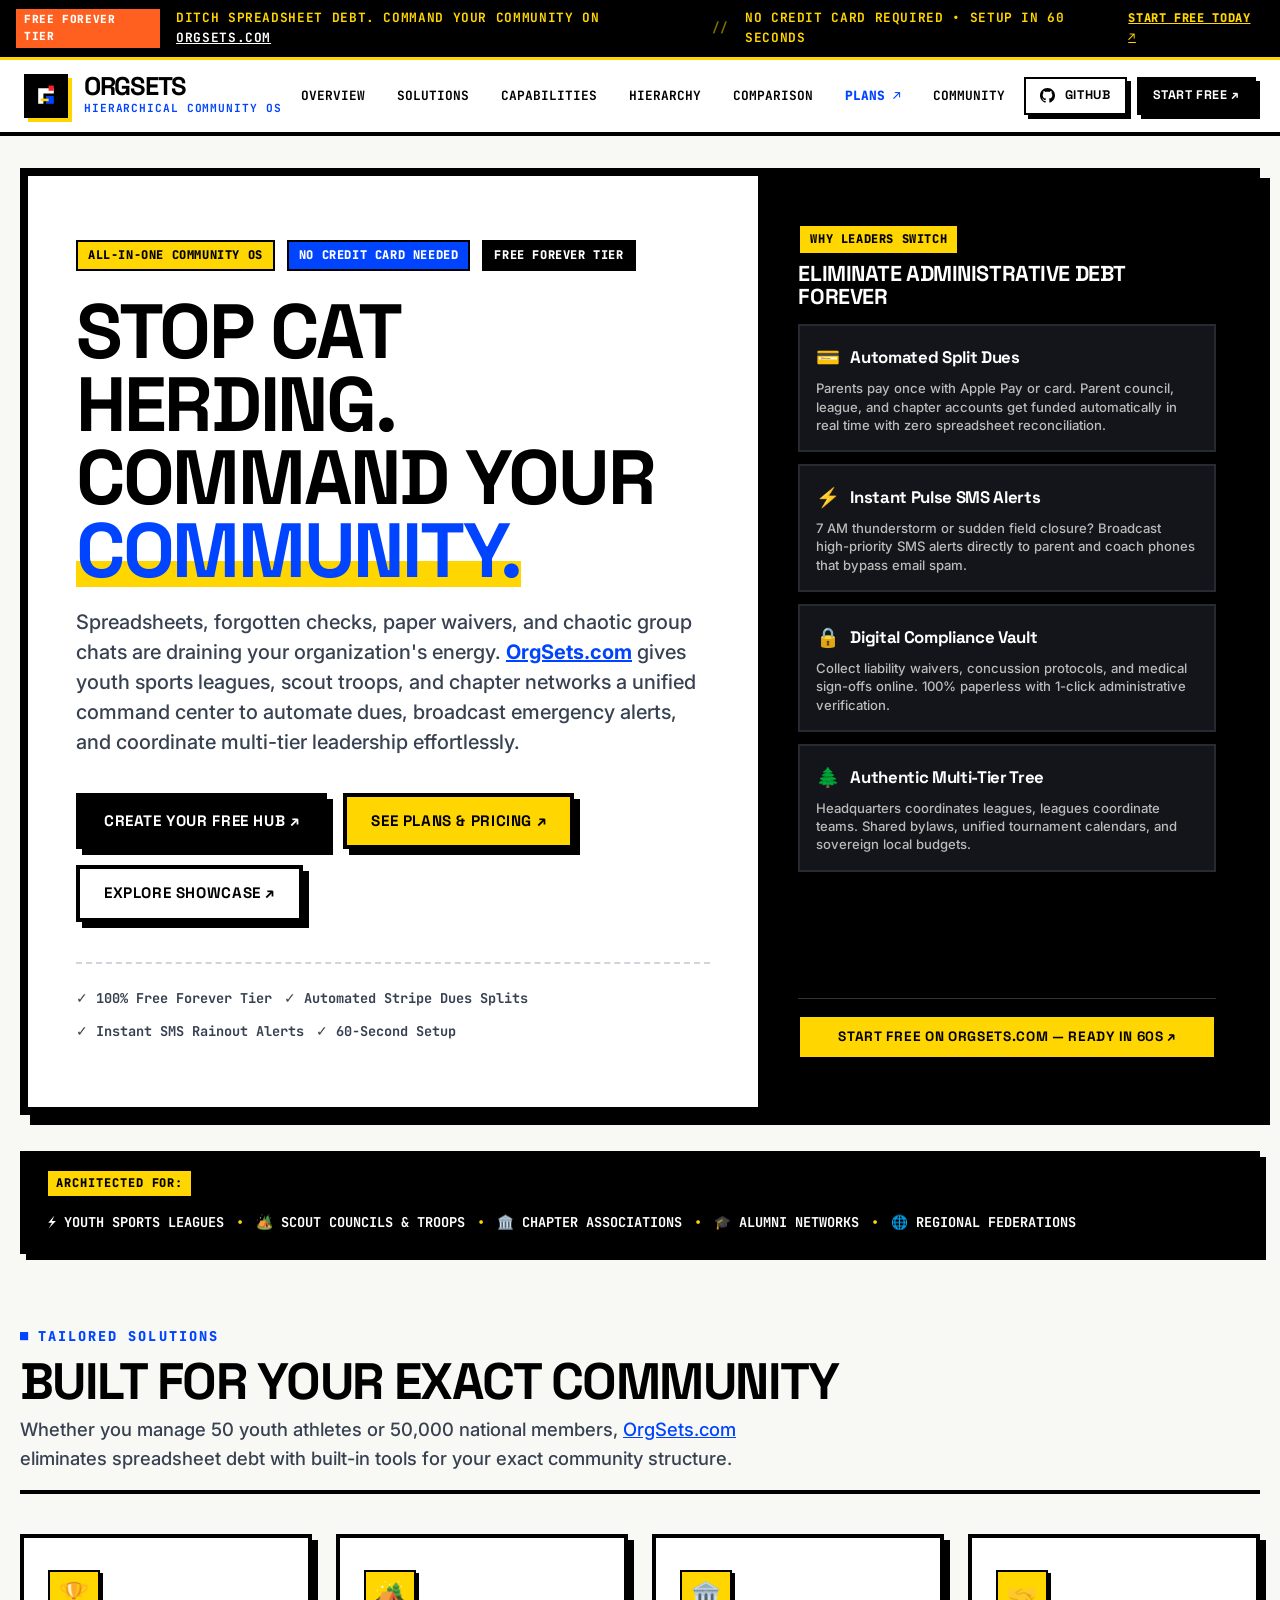
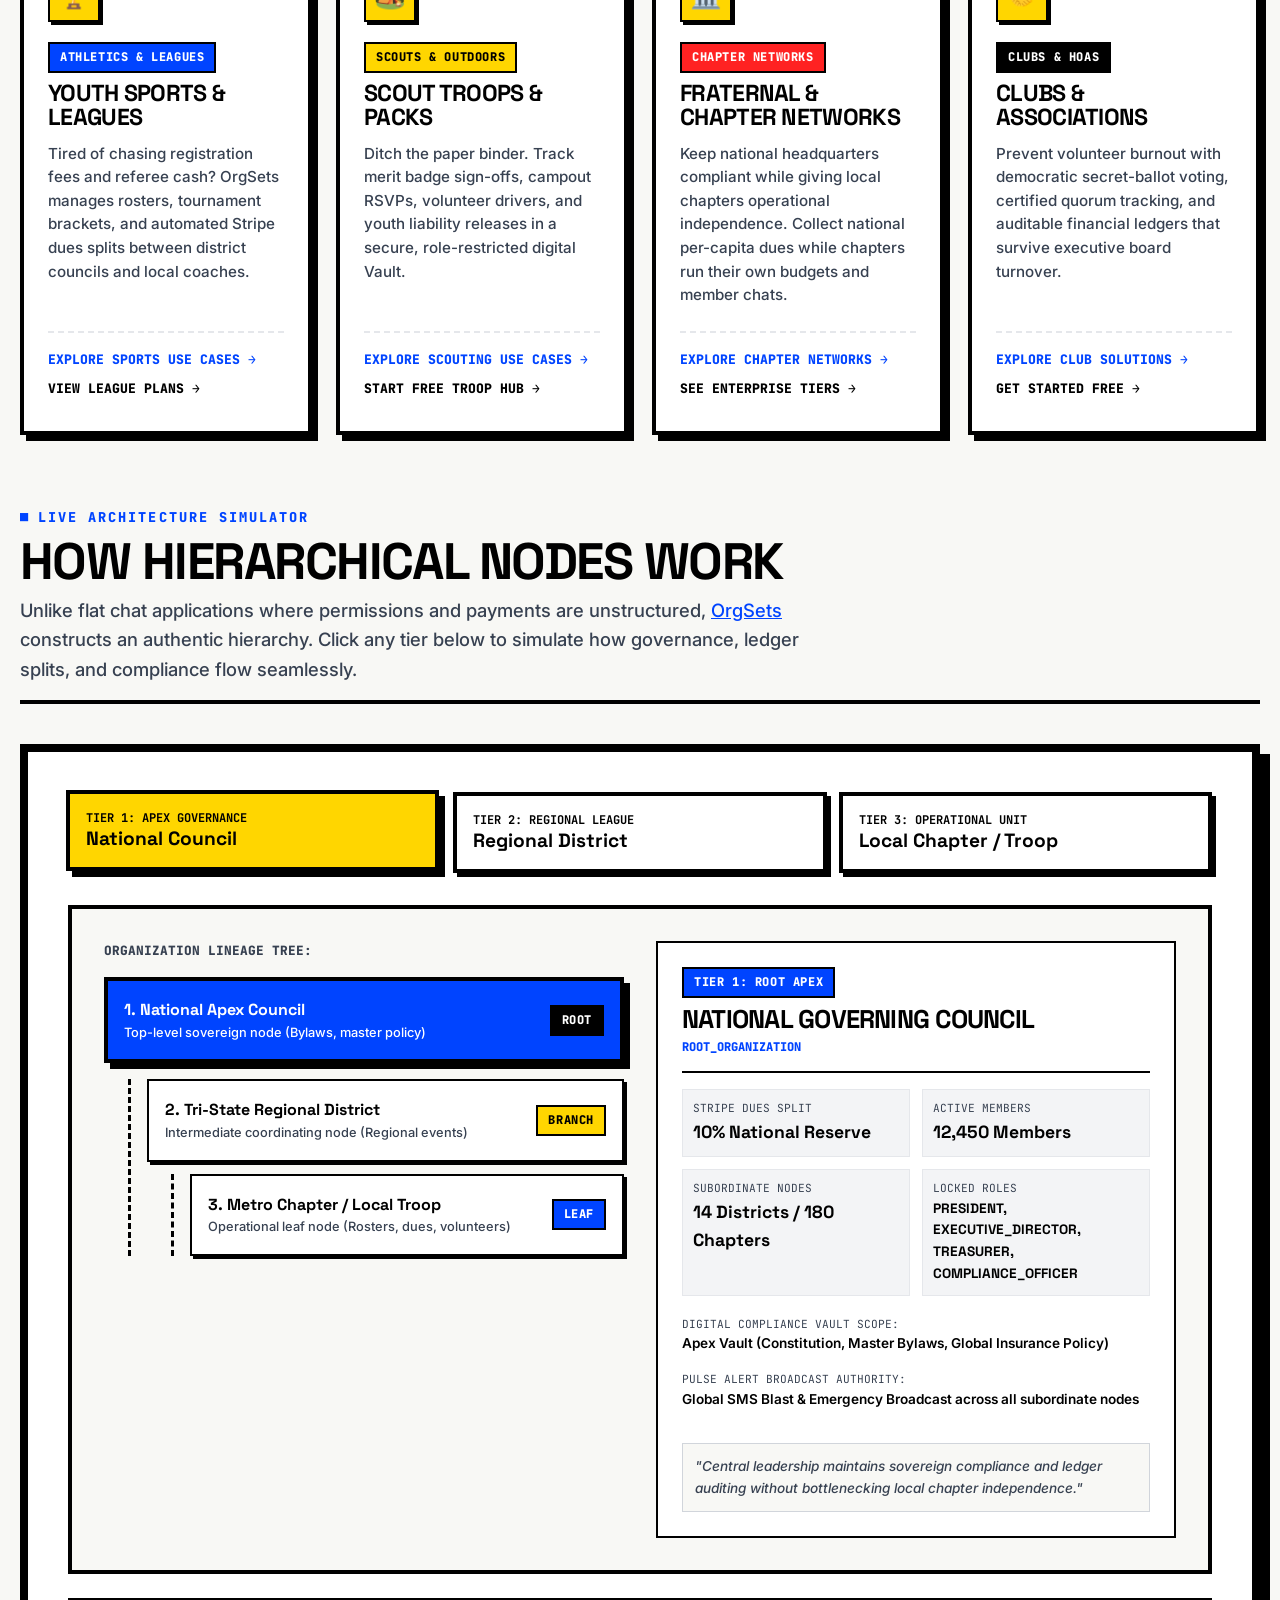
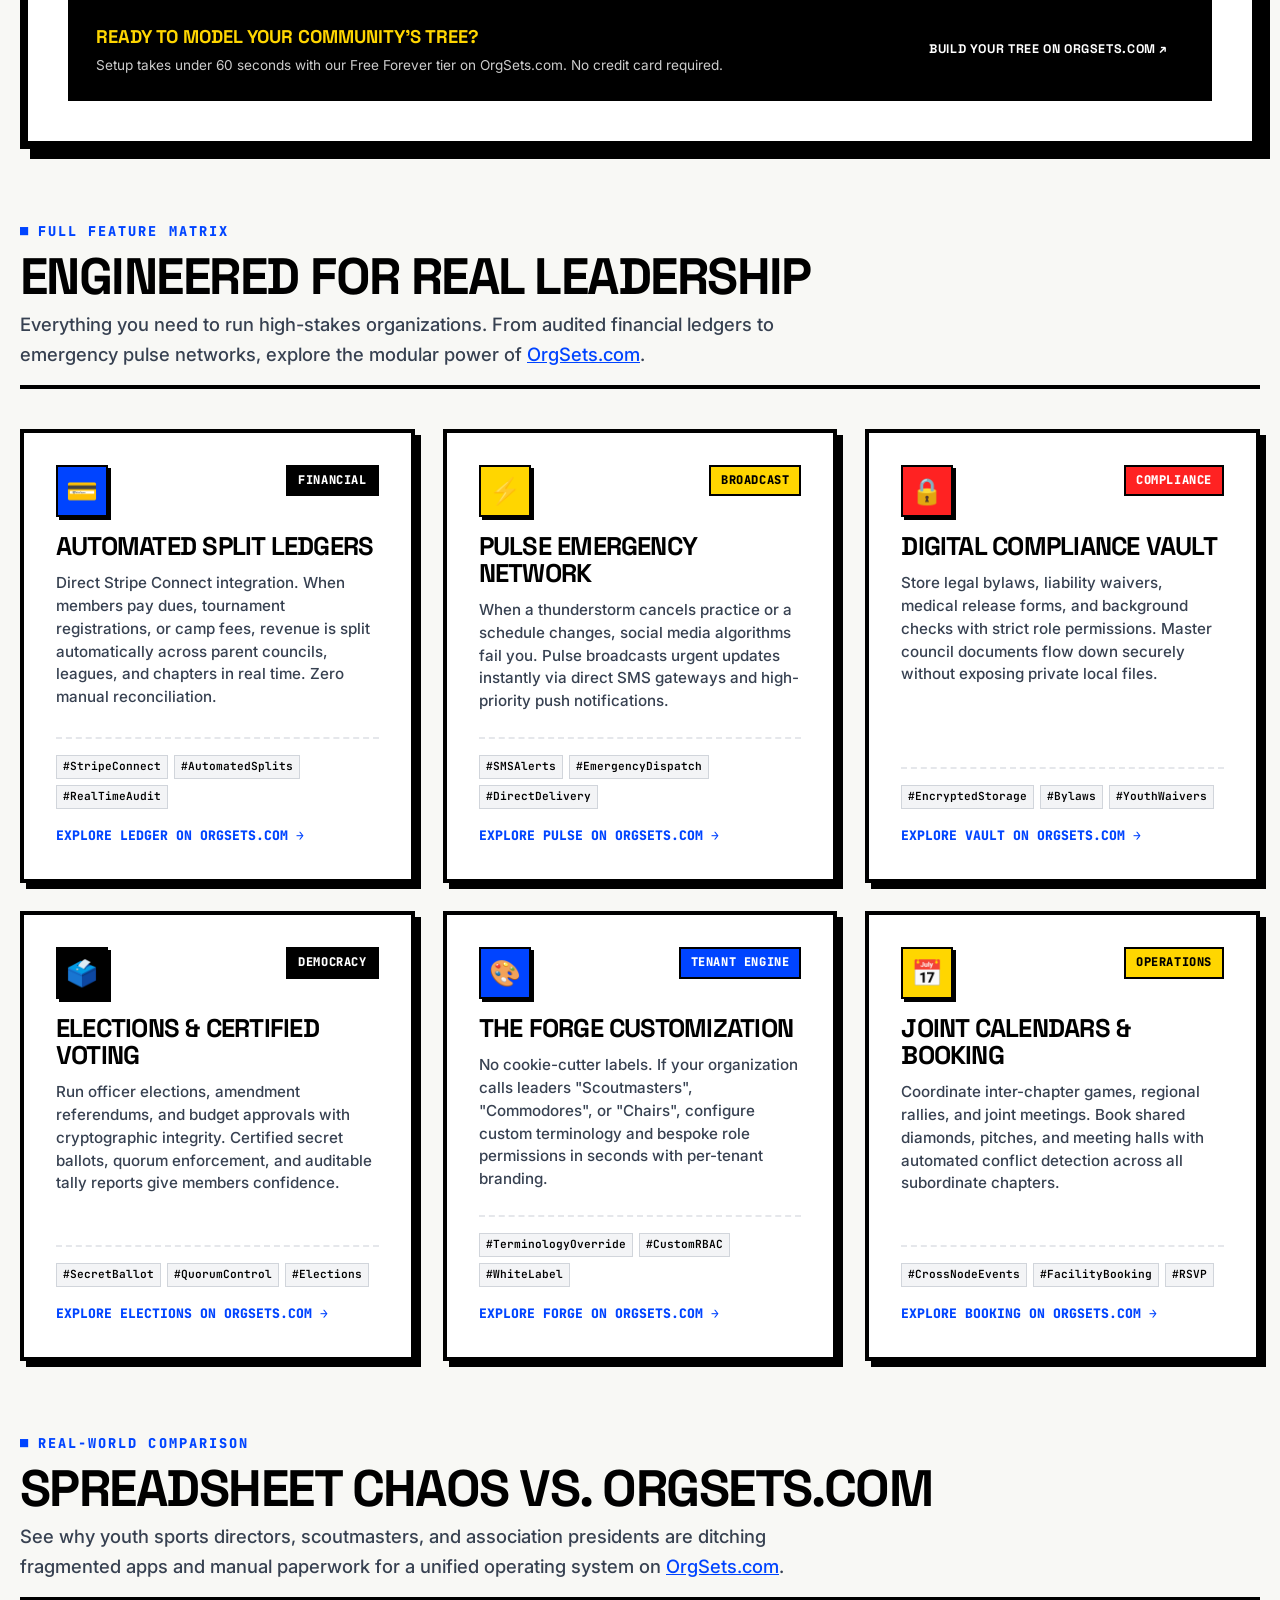
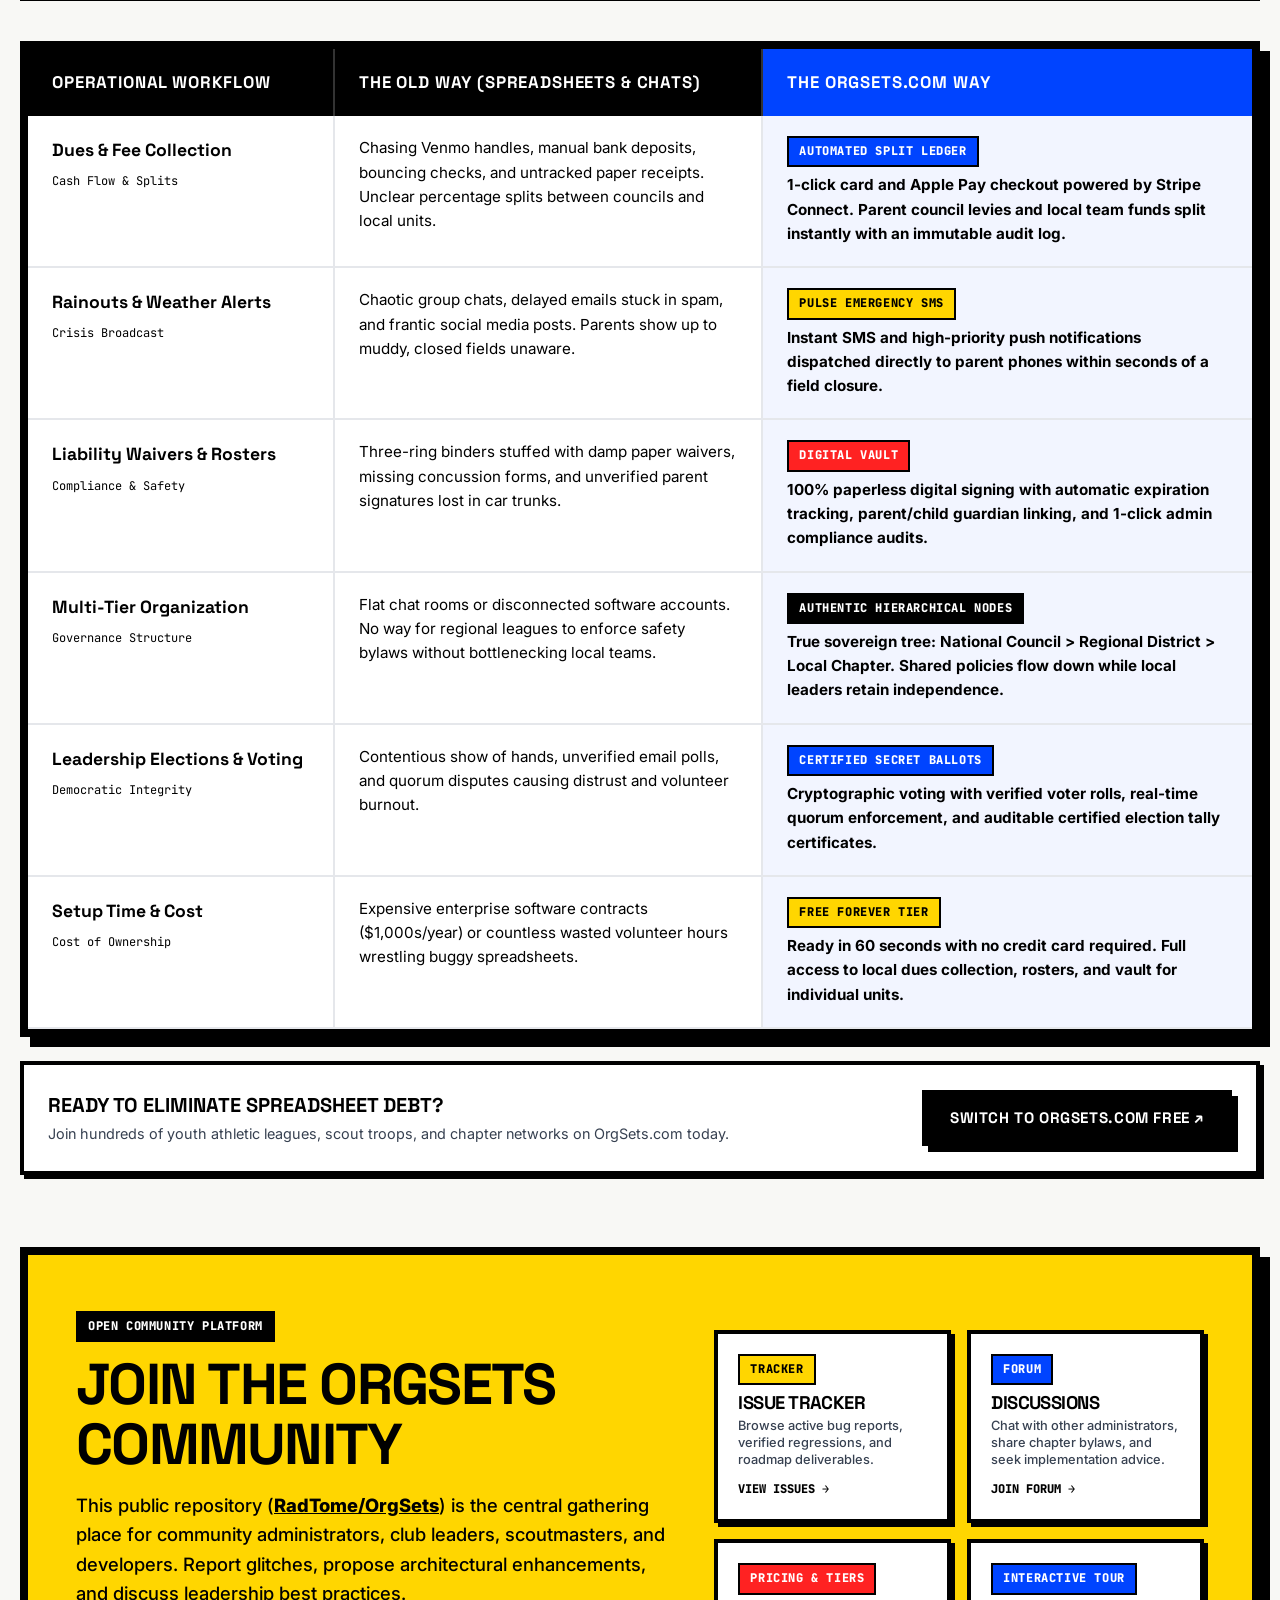
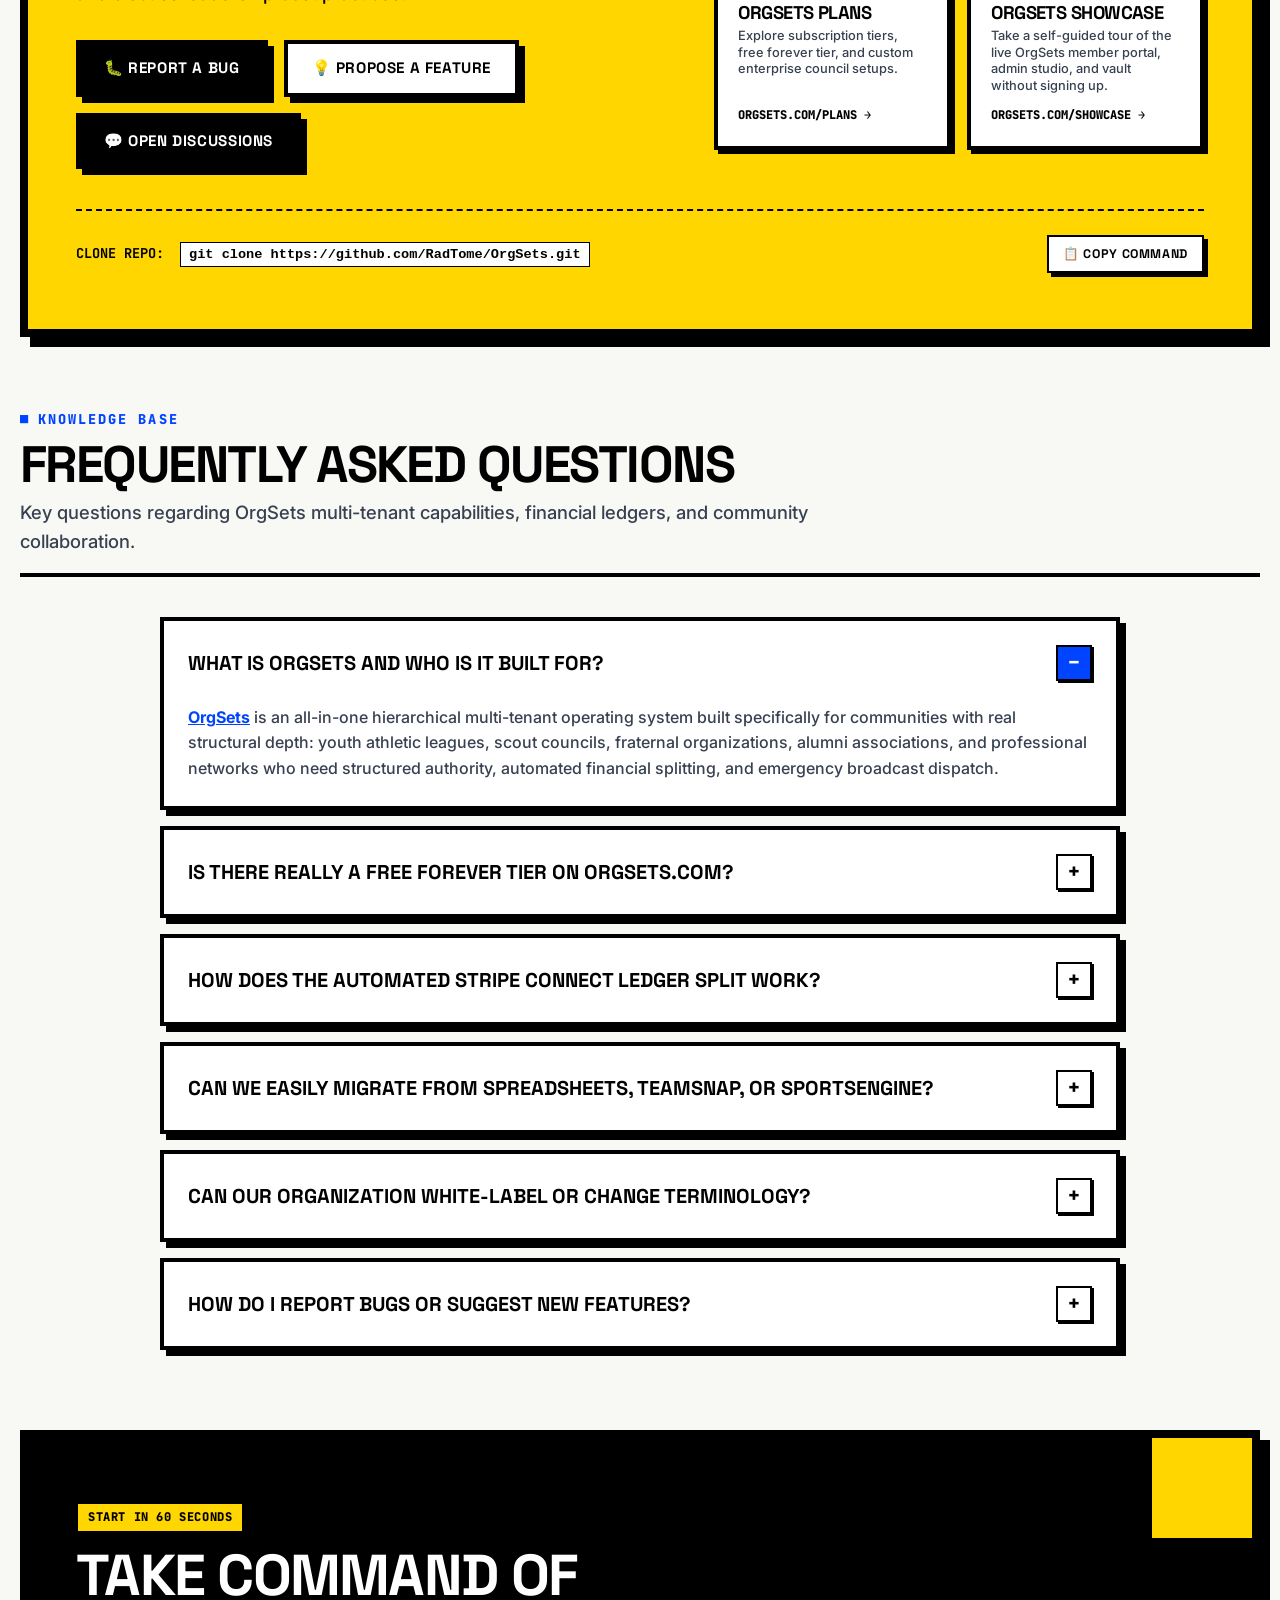
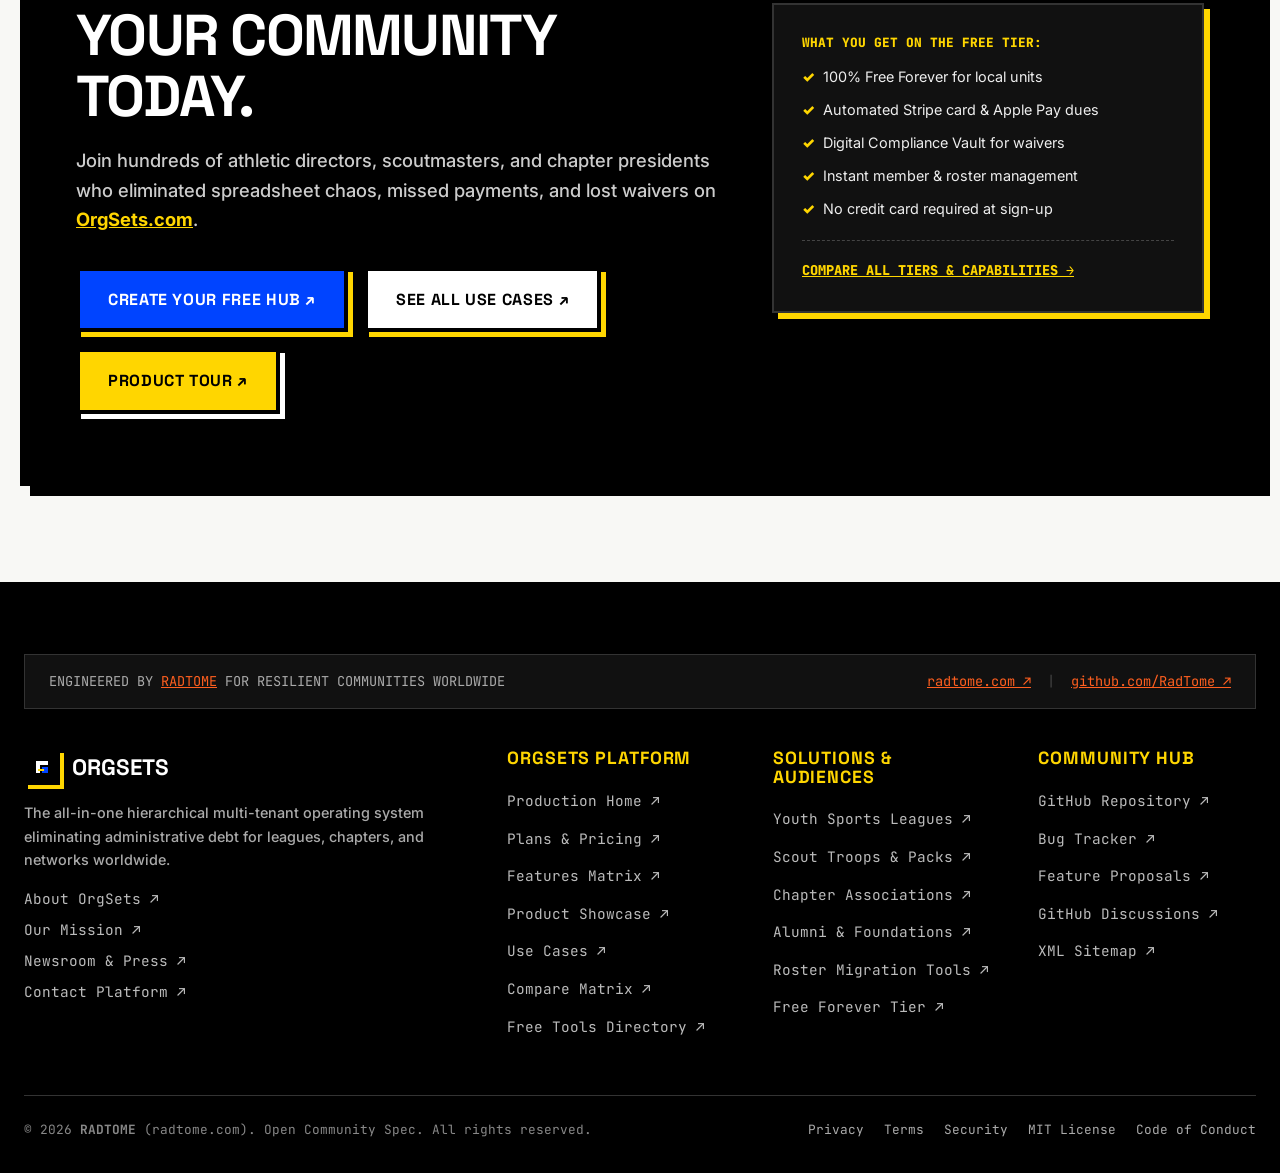
<file: docs/index.html>
<!DOCTYPE html>
<html lang="en">
<head>
  <meta charset="UTF-8">
  <meta name="viewport" content="width=device-width, initial-scale=1.0">
  <meta http-equiv="X-UA-Compatible" content="IE=edge">

  <!-- ======================================================================
       EXTREME SEO & DISCOVERABILITY METADATA (ADOPTION & CONVERSION FOCUSED)
       ====================================================================== -->
  <title>OrgSets.com — The All-In-One Platform for Leagues, Troops &amp; Chapters | Free Forever Tier</title>
  <meta name="title" content="OrgSets.com — The All-In-One Platform for Leagues, Troops &amp; Chapters | Free Forever Tier">
  <meta name="description" content="Eliminate administrative debt with OrgSets (orgsets.com). Free forever tier for youth sports leagues, scout troops, and chapter networks. Automated Stripe dues splits, instant SMS emergency alerts, digital compliance vaults, and multi-tier hierarchy.">
  <meta name="keywords" content="youth sports management software, league management platform, scout troop app, chapter management software, collect dues online stripe, sports emergency sms, digital liability waivers, democratic elections for clubs, free league software, orgsets, orgsets.com, RadTome">
  <meta name="author" content="OrgSets / RadTome">
  <meta name="robots" content="index, follow, max-snippet:-1, max-image-preview:large, max-video-preview:-1">
  <link rel="canonical" href="https://radtome.github.io/OrgSets/">

  <!-- Open Graph / Facebook / LinkedIn -->
  <meta property="og:type" content="website">
  <meta property="og:url" content="https://radtome.github.io/OrgSets/">
  <meta property="og:site_name" content="OrgSets.com">
  <meta property="og:title" content="OrgSets.com — Command Your Community With Zero Spreadsheet Debt">
  <meta property="og:description" content="Automated Stripe dues collection, instant emergency SMS broadcasts, and digital compliance vaults for youth leagues, scout troops, and chapter networks. Start free!">
  <meta property="og:image" content="https://radtome.github.io/OrgSets/social-preview.png">
  <meta property="og:image:width" content="1280">
  <meta property="og:image:height" content="640">
  <meta property="og:image:alt" content="OrgSets.com — Command Your Community With Zero Spreadsheet Debt">
  <meta property="og:locale" content="en_US">

  <!-- Twitter Meta Tags -->
  <meta name="twitter:card" content="summary_large_image">
  <meta name="twitter:url" content="https://radtome.github.io/OrgSets/">
  <meta name="twitter:title" content="OrgSets.com — Command Your Community With Zero Spreadsheet Debt">
  <meta name="twitter:description" content="Automated Stripe dues collection, instant emergency SMS broadcasts, and digital compliance vaults for youth leagues, scout troops, and chapter networks. Start free!">
  <meta name="twitter:image" content="https://radtome.github.io/OrgSets/social-preview.png">
  <meta name="twitter:image:alt" content="OrgSets.com — Command Your Community With Zero Spreadsheet Debt">

  <!-- Favicon and Brand Icons -->
  <link rel="icon" type="image/svg+xml" href="data:image/svg+xml,%3Csvg xmlns='http://www.w3.org/2000/svg' viewBox='0 0 100 100'%3E%3Crect width='100' height='100' fill='%23000'/%3E%3Crect x='20' y='20' width='30' height='30' fill='%230044FF'/%3E%3Crect x='55' y='20' width='25' height='25' fill='%23FFD600'/%3E%3Cpolygon points='20,60 50,60 35,85' fill='%23FF2222'/%3E%3C/svg%3E">

  <!-- Stylesheet -->
  <link rel="stylesheet" href="style.css">

  <!-- ======================================================================
       SCHEMA.ORG COMPREHENSIVE JSON-LD KNOWLEDGE GRAPH
       ====================================================================== -->
  <script type="application/ld+json">
  {
    "@context": "https://schema.org",
    "@graph": [
      {
        "@type": "Organization",
        "@id": "https://radtome.com/#organization",
        "name": "RadTome",
        "url": "https://radtome.com",
        "logo": "https://radtome.com/src/assets/logo.svg",
        "description": "Software project organization building cloud platforms, developer tools, and SaaS products including OrgSets.",
        "sameAs": [
          "https://github.com/RadTome"
        ]
      },
      {
        "@type": "SoftwareApplication",
        "@id": "https://orgsets.com/#software",
        "name": "OrgSets",
        "url": "https://orgsets.com",
        "applicationCategory": "BusinessApplication",
        "operatingSystem": "All modern web browsers (Desktop, Tablet, Mobile)",
        "description": "All-in-one hierarchical operating system for leagues, chapters, scout troops, and associations. Features automated Stripe Connect dues splits, emergency SMS broadcasts, digital compliance vaults, and custom role governance.",
        "publisher": {
          "@id": "https://radtome.com/#organization"
        },
        "offers": {
          "@type": "Offer",
          "price": "0.00",
          "priceCurrency": "USD",
          "category": "Free Forever Tier Available"
        },
        "featureList": [
          "Hierarchical Organization Tree (National Council -> Regional League -> Local Chapter)",
          "Automated Dues Collection with Real-Time Stripe Connect Splits",
          "Pulse Multi-Channel Emergency SMS & Webhook Broadcasts",
          "Digital Compliance Vault with Hierarchical Parent/Child Document Sign-offs",
          "Democratic Secret-Ballot Elections & Certified Quorum",
          "The Forge: Tenant Brand, Terminology & Custom Role Engine"
        ]
      },
      {
        "@type": "WebSite",
        "@id": "https://radtome.github.io/OrgSets/#website",
        "url": "https://radtome.github.io/OrgSets/",
        "name": "OrgSets Community Hub & Documentation",
        "description": "Public documentation, interactive feature demos, and adoption hub for OrgSets.com.",
        "publisher": {
          "@id": "https://radtome.com/#organization"
        },
        "inLanguage": "en-US"
      },
      {
        "@type": "FAQPage",
        "@id": "https://radtome.github.io/OrgSets/#faq",
        "mainEntity": [
          {
            "@type": "Question",
            "name": "What is OrgSets.com and how does it help community administrators?",
            "acceptedAnswer": {
              "@type": "Answer",
              "text": "OrgSets.com is an all-in-one platform built for youth leagues, scout troops, fraternal orders, and chapter networks. It replaces spreadsheets and disjointed apps by automating dues collection via Stripe, delivering instant rainout SMS alerts, and storing digital liability waivers in a secure Vault."
            }
          },
          {
            "@type": "Question",
            "name": "Is there a free tier to try OrgSets.com?",
            "acceptedAnswer": {
              "@type": "Answer",
              "text": "Yes! OrgSets offers a 100% Free Forever Tier for individual chapters and local units with no credit card required. Upgrades are available for regional leagues and multi-tier councils."
            }
          },
          {
            "@type": "Question",
            "name": "How does the automated Stripe Connect ledger split work?",
            "acceptedAnswer": {
              "@type": "Answer",
              "text": "When members pay dues or tournament fees at the local chapter level, OrgSets automatically distributes funds up the tree (e.g. 10% to Council, 25% to District League, 65% retained locally) in a single transaction with complete audit logs."
            }
          }
        ]
      }
    ]
  }
  </script>
</head>

<body>

  <!-- ======================================================================
       TOP NOTIFICATION TICKER (SALES & ADOPTION DRIVER)
       ====================================================================== -->
  <aside class="top-ticker" aria-label="System Announcement">
    <div class="ticker-content">
      <span class="ticker-badge">FREE FOREVER TIER</span>
      <span>Ditch spreadsheet debt. Command your community on <a href="https://orgsets.com/plans" target="_blank" rel="noopener noreferrer" class="ticker-link">OrgSets.com</a></span>
      <span style="opacity: 0.5;">//</span>
      <span>No Credit Card Required • Setup in 60 Seconds</span>
    </div>
    <div class="mono" style="font-size: 0.75rem;">
      <a href="https://orgsets.com/plans" target="_blank" rel="noopener noreferrer" style="color: var(--color-yellow); text-decoration: underline; font-weight: 800;">
        START FREE TODAY ↗
      </a>
    </div>
  </aside>

  <!-- ======================================================================
       STICKY HEADER & NAVIGATION
       ====================================================================== -->
  <header class="header-nav" role="banner">
    <div class="nav-container">
      <div class="brand-logo-group">
        <a href="#overview" class="brand-logo-box" title="OrgSets.com">
          <!-- Bauhaus Inline Geometric SVG -->
          <svg width="26" height="26" viewBox="0 0 100 100" fill="none" xmlns="http://www.w3.org/2000/svg">
            <rect width="100" height="100" fill="#000000"/>
            <path d="M 20 20 L 80 20 L 80 40 L 40 40 L 40 80 L 20 80 Z" fill="#FFFFFF"/>
            <rect x="50" y="50" width="30" height="30" fill="#0044FF"/>
            <rect x="30" y="60" width="30" height="10" fill="#FFD600"/>
            <rect x="60" y="10" width="20" height="20" fill="#FF2222"/>
          </svg>
        </a>
        <div class="brand-title-wrap">
          <a href="#overview" class="brand-title">ORGSETS</a>
          <span class="brand-subtitle">HIERARCHICAL COMMUNITY OS</span>
        </div>
      </div>

      <nav aria-label="Main Navigation">
        <ul class="nav-links">
          <li><a href="#overview">Overview</a></li>
          <li><a href="#solutions">Solutions</a></li>
          <li><a href="#features">Capabilities</a></li>
          <li><a href="#hierarchy-demo">Hierarchy</a></li>
          <li><a href="#compare">Comparison</a></li>
          <li><a href="https://orgsets.com/plans" target="_blank" rel="noopener noreferrer" style="color: var(--color-blue); font-weight: 800;">Plans ↗</a></li>
          <li><a href="#community">Community</a></li>
        </ul>
      </nav>

      <div class="nav-actions">
        <a href="https://github.com/RadTome/OrgSets" target="_blank" rel="noopener noreferrer" class="btn btn-outline btn-sm btn-github" title="View on GitHub">
          <svg width="15" height="15" viewBox="0 0 24 24" fill="currentColor" aria-hidden="true"><path d="M12 0c-6.626 0-12 5.373-12 12 0 5.302 3.438 9.8 8.207 11.387.599.111.793-.261.793-.577v-2.234c-3.338.726-4.033-1.416-4.033-1.416-.546-1.387-1.333-1.756-1.333-1.756-1.089-.745.083-.729.083-.729 1.205.084 1.839 1.237 1.839 1.237 1.07 1.834 2.807 1.304 3.492.997.107-.775.418-1.305.762-1.604-2.665-.305-5.467-1.334-5.467-5.931 0-1.311.469-2.381 1.236-3.221-.124-.303-.535-1.524.117-3.176 0 0 1.008-.322 3.301 1.23.957-.266 1.983-.399 3.003-.404 1.02.005 2.047.138 3.006.404 2.291-1.552 3.297-1.23 3.297-1.23.653 1.653.242 2.874.118 3.176.77.84 1.235 1.911 1.235 3.221 0 4.609-2.807 5.624-5.479 5.921.43.372.823 1.102.823 2.222v3.293c0 .319.192.694.801.576 4.765-1.589 8.199-6.086 8.199-11.386 0-6.627-5.373-12-12-12z"/></svg>
          <span>GITHUB</span>
        </a>
        <a href="https://orgsets.com/plans" target="_blank" rel="noopener noreferrer" class="btn btn-primary btn-sm" title="Create Free Organization on OrgSets.com">
          <span>START FREE ↗</span>
        </a>
        <button class="mobile-menu-btn" aria-label="Toggle Navigation" aria-expanded="false">☰</button>
      </div>
    </div>
  </header>

  <!-- ======================================================================
       MAIN CONTENT CONTAINER
       ====================================================================== -->
  <main class="outer-frame" id="overview">

    <!-- HERO SECTION (SALES & CONVERSION ORIENTED) -->
    <section class="hero-box">
      <div class="hero-grid">
        <div class="hero-content">
          <div class="hero-meta">
            <span class="badge badge-yellow">ALL-IN-ONE COMMUNITY OS</span>
            <span class="badge badge-blue">NO CREDIT CARD NEEDED</span>
            <span class="badge badge-black">FREE FOREVER TIER</span>
          </div>

          <h1 class="hero-title">
            STOP CAT HERDING.<br>
            COMMAND YOUR <span class="highlight-blue">COMMUNITY.</span>
          </h1>

          <p class="hero-description">
            Spreadsheets, forgotten checks, paper waivers, and chaotic group chats are draining your organization's energy. <strong><a href="https://orgsets.com" target="_blank" rel="noopener noreferrer" style="color: var(--color-blue); text-decoration: underline;">OrgSets.com</a></strong> gives youth sports leagues, scout troops, and chapter networks a unified command center to automate dues, broadcast emergency alerts, and coordinate multi-tier leadership effortlessly.
          </p>

          <div class="hero-ctas">
            <a href="https://orgsets.com/plans" target="_blank" rel="noopener noreferrer" class="btn btn-primary">
              CREATE YOUR FREE HUB ↗
            </a>
            <a href="https://orgsets.com/plans" target="_blank" rel="noopener noreferrer" class="btn btn-accent">
              SEE PLANS &amp; PRICING ↗
            </a>
            <a href="https://orgsets.com/showcase" target="_blank" rel="noopener noreferrer" class="btn btn-outline">
              EXPLORE SHOWCASE ↗
            </a>
          </div>

          <div class="hero-badges-row">
            <div>✓ <strong>100% Free Forever Tier</strong></div>
            <div>✓ <strong>Automated Stripe Dues Splits</strong></div>
            <div>✓ <strong>Instant SMS Rainout Alerts</strong></div>
            <div>✓ <strong>60-Second Setup</strong></div>
          </div>
        </div>

        <div class="hero-sidebar">
          <div>
            <div style="margin-bottom: 16px;">
              <span class="badge badge-yellow" style="margin-bottom: 8px;">WHY LEADERS SWITCH</span>
              <h3 style="font-family: var(--font-display); font-size: 1.35rem; color: var(--color-white); letter-spacing: -0.02em;">
                ELIMINATE ADMINISTRATIVE DEBT FOREVER
              </h3>
            </div>

            <!-- Benefit 1: Dues Splits -->
            <div class="sidebar-benefit-card">
              <div class="benefit-header">
                <span class="benefit-icon">💳</span>
                <span class="benefit-title">Automated Split Dues</span>
              </div>
              <p class="benefit-desc">
                Parents pay once with Apple Pay or card. Parent council, league, and chapter accounts get funded automatically in real time with zero spreadsheet reconciliation.
              </p>
            </div>

            <!-- Benefit 2: Instant Pulse SMS -->
            <div class="sidebar-benefit-card">
              <div class="benefit-header">
                <span class="benefit-icon">⚡</span>
                <span class="benefit-title">Instant Pulse SMS Alerts</span>
              </div>
              <p class="benefit-desc">
                7 AM thunderstorm or sudden field closure? Broadcast high-priority SMS alerts directly to parent and coach phones that bypass email spam.
              </p>
            </div>

            <!-- Benefit 3: Digital Vault -->
            <div class="sidebar-benefit-card">
              <div class="benefit-header">
                <span class="benefit-icon">🔒</span>
                <span class="benefit-title">Digital Compliance Vault</span>
              </div>
              <p class="benefit-desc">
                Collect liability waivers, concussion protocols, and medical sign-offs online. 100% paperless with 1-click administrative verification.
              </p>
            </div>

            <!-- Benefit 4: Real Hierarchy -->
            <div class="sidebar-benefit-card">
              <div class="benefit-header">
                <span class="benefit-icon">🌲</span>
                <span class="benefit-title">Authentic Multi-Tier Tree</span>
              </div>
              <p class="benefit-desc">
                Headquarters coordinates leagues, leagues coordinate teams. Shared bylaws, unified tournament calendars, and sovereign local budgets.
              </p>
            </div>
          </div>

          <div style="border-top: 1px solid #333; padding-top: 16px; margin-top: 16px;">
            <a href="https://orgsets.com/plans" target="_blank" rel="noopener noreferrer" class="btn btn-accent btn-sm" style="width: 100%; text-align: center; height: 44px; font-size: 0.85rem;">
              START FREE ON ORGSETS.COM — READY IN 60s ↗
            </a>
          </div>
        </div>
      </div>
    </section>

    <!-- ====================================================================
         ORGANIZATIONAL REACH RIBBON
         ==================================================================== -->
    <div class="org-category-ribbon" aria-label="Built for Structured Communities">
      <div class="ribbon-container">
        <span class="ribbon-label">ARCHITECTED FOR:</span>
        <div class="ribbon-items">
          <span class="ribbon-item">⚡ YOUTH SPORTS LEAGUES</span>
          <span class="ribbon-sep">•</span>
          <span class="ribbon-item">🏕️ SCOUT COUNCILS &amp; TROOPS</span>
          <span class="ribbon-sep">•</span>
          <span class="ribbon-item">🏛️ CHAPTER ASSOCIATIONS</span>
          <span class="ribbon-sep">•</span>
          <span class="ribbon-item">🎓 ALUMNI NETWORKS</span>
          <span class="ribbon-sep">•</span>
          <span class="ribbon-item">🌐 REGIONAL FEDERATIONS</span>
        </div>
      </div>
    </div>

    <!-- ====================================================================
         TARGET AUDIENCES / USE CASES SECTION
         ==================================================================== -->
    <section class="section-wrapper" id="solutions">
      <div class="section-header">
        <div class="section-pretitle">
          <span>■</span> TAILORED SOLUTIONS
        </div>
        <h2 class="section-title">BUILT FOR YOUR EXACT COMMUNITY</h2>
        <p class="section-subtitle">
          Whether you manage 50 youth athletes or 50,000 national members, <a href="https://orgsets.com" target="_blank" rel="noopener noreferrer" style="color: var(--color-blue); text-decoration: underline;">OrgSets.com</a> eliminates spreadsheet debt with built-in tools for your exact community structure.
        </p>
      </div>

      <div class="solutions-grid">
        <!-- Solution 1: Youth Sports -->
        <div class="solution-card">
          <div>
            <div class="solution-icon-wrap">🏆</div>
            <span class="badge badge-blue" style="margin-bottom: 8px;">ATHLETICS &amp; LEAGUES</span>
            <h3>Youth Sports &amp; Leagues</h3>
            <p>
              Tired of chasing registration fees and referee cash? OrgSets manages rosters, tournament brackets, and automated Stripe dues splits between district councils and local coaches.
            </p>
          </div>
          <div style="display: flex; flex-direction: column; gap: 8px; border-top: 2px dashed var(--color-gray-200); padding-top: 16px;">
            <a href="https://orgsets.com/use-cases" target="_blank" rel="noopener noreferrer" class="solution-link">
              EXPLORE SPORTS USE CASES →
            </a>
            <a href="https://orgsets.com/plans" target="_blank" rel="noopener noreferrer" class="solution-link" style="color: var(--color-black);">
              VIEW LEAGUE PLANS →
            </a>
          </div>
        </div>

        <!-- Solution 2: Scout Troops -->
        <div class="solution-card">
          <div>
            <div class="solution-icon-wrap">🏕️</div>
            <span class="badge badge-yellow" style="margin-bottom: 8px;">SCOUTS &amp; OUTDOORS</span>
            <h3>Scout Troops &amp; Packs</h3>
            <p>
              Ditch the paper binder. Track merit badge sign-offs, campout RSVPs, volunteer drivers, and youth liability releases in a secure, role-restricted digital Vault.
            </p>
          </div>
          <div style="display: flex; flex-direction: column; gap: 8px; border-top: 2px dashed var(--color-gray-200); padding-top: 16px;">
            <a href="https://orgsets.com/use-cases" target="_blank" rel="noopener noreferrer" class="solution-link">
              EXPLORE SCOUTING USE CASES →
            </a>
            <a href="https://orgsets.com/plans" target="_blank" rel="noopener noreferrer" class="solution-link" style="color: var(--color-black);">
              START FREE TROOP HUB →
            </a>
          </div>
        </div>

        <!-- Solution 3: Fraternal & Chapters -->
        <div class="solution-card">
          <div>
            <div class="solution-icon-wrap">🏛️</div>
            <span class="badge badge-red" style="margin-bottom: 8px;">CHAPTER NETWORKS</span>
            <h3>Fraternal &amp; Chapter Networks</h3>
            <p>
              Keep national headquarters compliant while giving local chapters operational independence. Collect national per-capita dues while chapters run their own budgets and member chats.
            </p>
          </div>
          <div style="display: flex; flex-direction: column; gap: 8px; border-top: 2px dashed var(--color-gray-200); padding-top: 16px;">
            <a href="https://orgsets.com/use-cases" target="_blank" rel="noopener noreferrer" class="solution-link">
              EXPLORE CHAPTER NETWORKS →
            </a>
            <a href="https://orgsets.com/plans" target="_blank" rel="noopener noreferrer" class="solution-link" style="color: var(--color-black);">
              SEE ENTERPRISE TIERS →
            </a>
          </div>
        </div>

        <!-- Solution 4: Clubs & Nonprofits -->
        <div class="solution-card">
          <div>
            <div class="solution-icon-wrap">🤝</div>
            <span class="badge badge-black" style="margin-bottom: 8px;">CLUBS &amp; HOAs</span>
            <h3>Clubs &amp; Associations</h3>
            <p>
              Prevent volunteer burnout with democratic secret-ballot voting, certified quorum tracking, and auditable financial ledgers that survive executive board turnover.
            </p>
          </div>
          <div style="display: flex; flex-direction: column; gap: 8px; border-top: 2px dashed var(--color-gray-200); padding-top: 16px;">
            <a href="https://orgsets.com/use-cases" target="_blank" rel="noopener noreferrer" class="solution-link">
              EXPLORE CLUB SOLUTIONS →
            </a>
            <a href="https://orgsets.com/plans" target="_blank" rel="noopener noreferrer" class="solution-link" style="color: var(--color-black);">
              GET STARTED FREE →
            </a>
          </div>
        </div>
      </div>
    </section>

    <!-- ====================================================================
         INTERACTIVE HIERARCHY SIMULATOR
         ==================================================================== -->
    <section class="section-wrapper" id="hierarchy-demo">
      <div class="section-header">
        <div class="section-pretitle">
          <span>■</span> LIVE ARCHITECTURE SIMULATOR
        </div>
        <h2 class="section-title">HOW HIERARCHICAL NODES WORK</h2>
        <p class="section-subtitle">
          Unlike flat chat applications where permissions and payments are unstructured, <a href="https://orgsets.com" target="_blank" rel="noopener noreferrer" style="color: var(--color-blue); text-decoration: underline;">OrgSets</a> constructs an authentic hierarchy. Click any tier below to simulate how governance, ledger splits, and compliance flow seamlessly.
        </p>
      </div>

      <div class="simulator-box">
        <div class="sim-level-tabs" role="tablist">
          <button class="sim-tab-btn active" data-level="council" role="tab" aria-selected="true">
            <div class="sim-tab-tag">Tier 1: Apex Governance</div>
            <div class="sim-tab-title">National Council</div>
          </button>
          <button class="sim-tab-btn" data-level="district" role="tab" aria-selected="false">
            <div class="sim-tab-tag">Tier 2: Regional League</div>
            <div class="sim-tab-title">Regional District</div>
          </button>
          <button class="sim-tab-btn" data-level="chapter" data-type="leaf" role="tab" aria-selected="false">
            <div class="sim-tab-tag">Tier 3: Operational Unit</div>
            <div class="sim-tab-title">Local Chapter / Troop</div>
          </button>
        </div>

        <div class="sim-viewport">
          <!-- Visual Tree Diagram -->
          <div class="sim-tree-col">
            <div style="font-family: var(--font-mono); font-size: 0.8rem; font-weight: 800; text-transform: uppercase; color: var(--color-gray-700);">
              ORGANIZATION LINEAGE TREE:
            </div>

            <div class="tree-node-item selected" data-level="council">
              <div>
                <strong style="display: block; font-family: var(--font-display);">1. National Apex Council</strong>
                <p style="font-size: 0.8rem;">Top-level sovereign node (Bylaws, master policy)</p>
              </div>
              <span class="badge badge-black">ROOT</span>
            </div>

            <div style="margin-left: 24px; border-left: 3px dashed var(--color-black); padding-left: 16px; display: flex; flex-direction: column; gap: 12px;">
              <div class="tree-node-item" data-level="district">
                <div>
                  <strong style="display: block; font-family: var(--font-display);">2. Tri-State Regional District</strong>
                  <p style="font-size: 0.8rem;">Intermediate coordinating node (Regional events)</p>
                </div>
                <span class="badge badge-yellow">BRANCH</span>
              </div>

              <div style="margin-left: 24px; border-left: 3px dashed var(--color-black); padding-left: 16px;">
                <div class="tree-node-item" data-level="chapter">
                  <div>
                    <strong style="display: block; font-family: var(--font-display);">3. Metro Chapter / Local Troop</strong>
                    <p style="font-size: 0.8rem;">Operational leaf node (Rosters, dues, volunteers)</p>
                  </div>
                  <span class="badge badge-blue">LEAF</span>
                </div>
              </div>
            </div>
          </div>

          <!-- Dynamic Node Inspector Card -->
          <div class="sim-detail-col">
            <div>
              <div class="detail-header">
                <span class="badge badge-blue" id="sim-level-tag">Tier 1: Root Apex</span>
                <h3 id="sim-node-name" style="font-size: 1.6rem; margin-top: 8px;">National Governing Council</h3>
                <span class="mono" id="sim-node-type" style="font-size: 0.75rem; color: var(--color-blue); font-weight: 800;">ROOT_ORGANIZATION</span>
              </div>

              <div class="detail-specs-grid">
                <div class="detail-spec-item">
                  <div class="spec-k">Stripe Dues Split</div>
                  <div class="spec-v" id="sim-split-ratio">10% National Reserve</div>
                </div>
                <div class="detail-spec-item">
                  <div class="spec-k">Active Members</div>
                  <div class="spec-v" id="sim-members">12,450 Members</div>
                </div>
                <div class="detail-spec-item">
                  <div class="spec-k">Subordinate Nodes</div>
                  <div class="spec-v" id="sim-subnodes">14 Districts / 180 Chapters</div>
                </div>
                <div class="detail-spec-item">
                  <div class="spec-k">Locked Roles</div>
                  <div class="spec-v" id="sim-roles" style="font-size: 0.85rem;">PRESIDENT, TREASURER</div>
                </div>
              </div>

              <div style="margin-bottom: 16px;">
                <div class="spec-k">Digital Compliance Vault Scope:</div>
                <p id="sim-vault" style="font-size: 0.85rem; color: var(--color-black); font-weight: 600;">Apex Vault (Constitution, Master Bylaws, Global Insurance Policy)</p>
              </div>

              <div style="margin-bottom: 16px;">
                <div class="spec-k">Pulse Alert Broadcast Authority:</div>
                <p id="sim-pulse" style="font-size: 0.85rem; color: var(--color-black); font-weight: 600;">Global SMS Blast &amp; Emergency Broadcast across all subordinate nodes</p>
              </div>
            </div>

            <div style="background: var(--color-cream); border: 1px solid var(--color-gray-300); padding: 12px; margin-top: 16px;">
              <p id="sim-quote" style="font-style: italic; font-size: 0.85rem; color: var(--color-gray-700);">
                "Central leadership maintains sovereign compliance and ledger auditing without bottlenecking local chapter independence."
              </p>
            </div>
          </div>
        </div>

        <div style="margin-top: 24px; background: var(--color-black); color: var(--color-white); padding: 20px 24px; border: var(--border-thick); display: flex; flex-wrap: wrap; align-items: center; justify-content: space-between; gap: 16px;">
          <div>
            <strong style="font-family: var(--font-display); font-size: 1.15rem; display: block; color: var(--color-yellow);">READY TO MODEL YOUR COMMUNITY'S TREE?</strong>
            <span style="font-size: 0.85rem; color: #CCC;">Setup takes under 60 seconds with our Free Forever tier on OrgSets.com. No credit card required.</span>
          </div>
          <a href="https://orgsets.com/plans" target="_blank" rel="noopener noreferrer" class="btn btn-primary btn-sm">
            BUILD YOUR TREE ON ORGSETS.COM ↗
          </a>
        </div>
      </div>
    </section>

    <!-- ====================================================================
         CORE CAPABILITIES MATRIX
         ==================================================================== -->
    <section class="section-wrapper" id="features">
      <div class="section-header">
        <div class="section-pretitle">
          <span>■</span> FULL FEATURE MATRIX
        </div>
        <h2 class="section-title">ENGINEERED FOR REAL LEADERSHIP</h2>
        <p class="section-subtitle">
          Everything you need to run high-stakes organizations. From audited financial ledgers to emergency pulse networks, explore the modular power of <a href="https://orgsets.com" target="_blank" rel="noopener noreferrer" style="color: var(--color-blue); text-decoration: underline;">OrgSets.com</a>.
        </p>
      </div>

      <div class="features-grid">
        <!-- Feature 1: Automated Ledgers -->
        <article class="feature-card">
          <div>
            <div class="feature-card-header">
              <div class="feature-icon-box icon-blue">💳</div>
              <span class="badge badge-black">FINANCIAL</span>
            </div>
            <h3>Automated Split Ledgers</h3>
            <p>
              Direct Stripe Connect integration. When members pay dues, tournament registrations, or camp fees, revenue is split automatically across parent councils, leagues, and chapters in real time. Zero manual reconciliation.
            </p>
          </div>
          <div>
            <div class="feature-tags">
              <span class="feature-tag">#StripeConnect</span>
              <span class="feature-tag">#AutomatedSplits</span>
              <span class="feature-tag">#RealTimeAudit</span>
            </div>
            <a href="https://orgsets.com/features" target="_blank" rel="noopener noreferrer" class="feature-action-link">
              EXPLORE LEDGER ON ORGSETS.COM →
            </a>
          </div>
        </article>

        <!-- Feature 2: Pulse Alert Engine -->
        <article class="feature-card">
          <div>
            <div class="feature-card-header">
              <div class="feature-icon-box icon-yellow">⚡</div>
              <span class="badge badge-yellow">BROADCAST</span>
            </div>
            <h3>Pulse Emergency Network</h3>
            <p>
              When a thunderstorm cancels practice or a schedule changes, social media algorithms fail you. Pulse broadcasts urgent updates instantly via direct SMS gateways and high-priority push notifications.
            </p>
          </div>
          <div>
            <div class="feature-tags">
              <span class="feature-tag">#SMSAlerts</span>
              <span class="feature-tag">#EmergencyDispatch</span>
              <span class="feature-tag">#DirectDelivery</span>
            </div>
            <a href="https://orgsets.com/features" target="_blank" rel="noopener noreferrer" class="feature-action-link">
              EXPLORE PULSE ON ORGSETS.COM →
            </a>
          </div>
        </article>

        <!-- Feature 3: Digital Vault -->
        <article class="feature-card">
          <div>
            <div class="feature-card-header">
              <div class="feature-icon-box icon-red">🔒</div>
              <span class="badge badge-red">COMPLIANCE</span>
            </div>
            <h3>Digital Compliance Vault</h3>
            <p>
              Store legal bylaws, liability waivers, medical release forms, and background checks with strict role permissions. Master council documents flow down securely without exposing private local files.
            </p>
          </div>
          <div>
            <div class="feature-tags">
              <span class="feature-tag">#EncryptedStorage</span>
              <span class="feature-tag">#Bylaws</span>
              <span class="feature-tag">#YouthWaivers</span>
            </div>
            <a href="https://orgsets.com/features" target="_blank" rel="noopener noreferrer" class="feature-action-link">
              EXPLORE VAULT ON ORGSETS.COM →
            </a>
          </div>
        </article>

        <!-- Feature 4: Democratic Governance -->
        <article class="feature-card">
          <div>
            <div class="feature-card-header">
              <div class="feature-icon-box icon-black">🗳️</div>
              <span class="badge badge-black">DEMOCRACY</span>
            </div>
            <h3>Elections &amp; Certified Voting</h3>
            <p>
              Run officer elections, amendment referendums, and budget approvals with cryptographic integrity. Certified secret ballots, quorum enforcement, and auditable tally reports give members confidence.
            </p>
          </div>
          <div>
            <div class="feature-tags">
              <span class="feature-tag">#SecretBallot</span>
              <span class="feature-tag">#QuorumControl</span>
              <span class="feature-tag">#Elections</span>
            </div>
            <a href="https://orgsets.com/features" target="_blank" rel="noopener noreferrer" class="feature-action-link">
              EXPLORE ELECTIONS ON ORGSETS.COM →
            </a>
          </div>
        </article>

        <!-- Feature 5: The Forge -->
        <article class="feature-card">
          <div>
            <div class="feature-card-header">
              <div class="feature-icon-box icon-blue">🎨</div>
              <span class="badge badge-blue">TENANT ENGINE</span>
            </div>
            <h3>The Forge Customization</h3>
            <p>
              No cookie-cutter labels. If your organization calls leaders "Scoutmasters", "Commodores", or "Chairs", configure custom terminology and bespoke role permissions in seconds with per-tenant branding.
            </p>
          </div>
          <div>
            <div class="feature-tags">
              <span class="feature-tag">#TerminologyOverride</span>
              <span class="feature-tag">#CustomRBAC</span>
              <span class="feature-tag">#WhiteLabel</span>
            </div>
            <a href="https://orgsets.com/features" target="_blank" rel="noopener noreferrer" class="feature-action-link">
              EXPLORE FORGE ON ORGSETS.COM →
            </a>
          </div>
        </article>

        <!-- Feature 6: Joint Calendars & Facilities -->
        <article class="feature-card">
          <div>
            <div class="feature-card-header">
              <div class="feature-icon-box icon-yellow">📅</div>
              <span class="badge badge-yellow">OPERATIONS</span>
            </div>
            <h3>Joint Calendars &amp; Booking</h3>
            <p>
              Coordinate inter-chapter games, regional rallies, and joint meetings. Book shared diamonds, pitches, and meeting halls with automated conflict detection across all subordinate chapters.
            </p>
          </div>
          <div>
            <div class="feature-tags">
              <span class="feature-tag">#CrossNodeEvents</span>
              <span class="feature-tag">#FacilityBooking</span>
              <span class="feature-tag">#RSVP</span>
            </div>
            <a href="https://orgsets.com/features" target="_blank" rel="noopener noreferrer" class="feature-action-link">
              EXPLORE BOOKING ON ORGSETS.COM →
            </a>
          </div>
        </article>
      </div>
    </section>

    <!-- ====================================================================
         COMPARISON SECTION: SPREADSHEET CHAOS VS ORGSETS.COM
         ==================================================================== -->
    <section class="section-wrapper" id="compare">
      <div class="section-header">
        <div class="section-pretitle">
          <span>■</span> REAL-WORLD COMPARISON
        </div>
        <h2 class="section-title">SPREADSHEET CHAOS VS. ORGSETS.COM</h2>
        <p class="section-subtitle">
          See why youth sports directors, scoutmasters, and association presidents are ditching fragmented apps and manual paperwork for a unified operating system on <a href="https://orgsets.com" target="_blank" rel="noopener noreferrer" style="color: var(--color-blue); text-decoration: underline;">OrgSets.com</a>.
        </p>
      </div>

      <div class="comparison-table-wrap">
        <table class="comparison-table">
          <thead>
            <tr>
              <th style="width: 25%;">OPERATIONAL WORKFLOW</th>
              <th style="width: 35%;">THE OLD WAY (SPREADSHEETS &amp; CHATS)</th>
              <th class="col-highlight" style="width: 40%;">THE ORGSETS.COM WAY</th>
            </tr>
          </thead>
          <tbody>
            <tr>
              <td>
                <span class="comparison-feature-name">Dues &amp; Fee Collection</span>
                <span class="mono" style="font-size: 0.75rem; color: var(--color-gray-600);">Cash Flow &amp; Splits</span>
              </td>
              <td>
                Chasing Venmo handles, manual bank deposits, bouncing checks, and untracked paper receipts. Unclear percentage splits between councils and local units.
              </td>
              <td class="col-orgsets">
                <span class="badge badge-blue" style="margin-bottom: 6px;">AUTOMATED SPLIT LEDGER</span><br>
                1-click card and Apple Pay checkout powered by Stripe Connect. Parent council levies and local team funds split instantly with an immutable audit log.
              </td>
            </tr>
            <tr>
              <td>
                <span class="comparison-feature-name">Rainouts &amp; Weather Alerts</span>
                <span class="mono" style="font-size: 0.75rem; color: var(--color-gray-600);">Crisis Broadcast</span>
              </td>
              <td>
                Chaotic group chats, delayed emails stuck in spam, and frantic social media posts. Parents show up to muddy, closed fields unaware.
              </td>
              <td class="col-orgsets">
                <span class="badge badge-yellow" style="margin-bottom: 6px;">PULSE EMERGENCY SMS</span><br>
                Instant SMS and high-priority push notifications dispatched directly to parent phones within seconds of a field closure.
              </td>
            </tr>
            <tr>
              <td>
                <span class="comparison-feature-name">Liability Waivers &amp; Rosters</span>
                <span class="mono" style="font-size: 0.75rem; color: var(--color-gray-600);">Compliance &amp; Safety</span>
              </td>
              <td>
                Three-ring binders stuffed with damp paper waivers, missing concussion forms, and unverified parent signatures lost in car trunks.
              </td>
              <td class="col-orgsets">
                <span class="badge badge-red" style="margin-bottom: 6px;">DIGITAL VAULT</span><br>
                100% paperless digital signing with automatic expiration tracking, parent/child guardian linking, and 1-click admin compliance audits.
              </td>
            </tr>
            <tr>
              <td>
                <span class="comparison-feature-name">Multi-Tier Organization</span>
                <span class="mono" style="font-size: 0.75rem; color: var(--color-gray-600);">Governance Structure</span>
              </td>
              <td>
                Flat chat rooms or disconnected software accounts. No way for regional leagues to enforce safety bylaws without bottlenecking local teams.
              </td>
              <td class="col-orgsets">
                <span class="badge badge-black" style="margin-bottom: 6px;">AUTHENTIC HIERARCHICAL NODES</span><br>
                True sovereign tree: National Council &gt; Regional District &gt; Local Chapter. Shared policies flow down while local leaders retain independence.
              </td>
            </tr>
            <tr>
              <td>
                <span class="comparison-feature-name">Leadership Elections &amp; Voting</span>
                <span class="mono" style="font-size: 0.75rem; color: var(--color-gray-600);">Democratic Integrity</span>
              </td>
              <td>
                Contentious show of hands, unverified email polls, and quorum disputes causing distrust and volunteer burnout.
              </td>
              <td class="col-orgsets">
                <span class="badge badge-blue" style="margin-bottom: 6px;">CERTIFIED SECRET BALLOTS</span><br>
                Cryptographic voting with verified voter rolls, real-time quorum enforcement, and auditable certified election tally certificates.
              </td>
            </tr>
            <tr>
              <td>
                <span class="comparison-feature-name">Setup Time &amp; Cost</span>
                <span class="mono" style="font-size: 0.75rem; color: var(--color-gray-600);">Cost of Ownership</span>
              </td>
              <td>
                Expensive enterprise software contracts ($1,000s/year) or countless wasted volunteer hours wrestling buggy spreadsheets.
              </td>
              <td class="col-orgsets">
                <span class="badge badge-yellow" style="margin-bottom: 6px;">FREE FOREVER TIER</span><br>
                Ready in 60 seconds with no credit card required. Full access to local dues collection, rosters, and vault for individual units.
              </td>
            </tr>
          </tbody>
        </table>
      </div>

      <div style="margin-top: 24px; background: var(--color-white); border: var(--border-thick); padding: 24px; box-shadow: var(--shadow-brutal-sm); display: flex; flex-wrap: wrap; align-items: center; justify-content: space-between; gap: 16px;">
        <div>
          <strong style="font-family: var(--font-display); font-size: 1.25rem; display: block;">READY TO ELIMINATE SPREADSHEET DEBT?</strong>
          <span style="font-size: 0.9rem; color: var(--color-gray-700);">Join hundreds of youth athletic leagues, scout troops, and chapter networks on OrgSets.com today.</span>
        </div>
        <a href="https://orgsets.com/plans" target="_blank" rel="noopener noreferrer" class="btn btn-primary">
          SWITCH TO ORGSETS.COM FREE ↗
        </a>
      </div>
    </section>

    <!-- ====================================================================
         COMMUNITY HUB & ISSUES / DISCUSSIONS ACTION CENTER
         ==================================================================== -->
    <section class="section-wrapper" id="community">
      <div class="community-box">
        <div class="community-grid">
          <div class="community-content">
            <div class="badge badge-black" style="margin-bottom: 12px;">OPEN COMMUNITY PLATFORM</div>
            <h2>JOIN THE ORGSETS COMMUNITY</h2>
            <p>
              This public repository (<a href="https://github.com/RadTome/OrgSets" target="_blank" rel="noopener noreferrer" style="font-weight: 800; text-decoration: underline;">RadTome/OrgSets</a>) is the central gathering place for community administrators, club leaders, scoutmasters, and developers. Report glitches, propose architectural enhancements, and discuss leadership best practices.
            </p>

            <div style="display: flex; gap: 16px; flex-wrap: wrap;">
              <a href="https://github.com/RadTome/OrgSets/issues/new?template=bug_report.yml" target="_blank" rel="noopener noreferrer" class="btn btn-primary">
                🐛 REPORT A BUG
              </a>
              <a href="https://github.com/RadTome/OrgSets/issues/new?template=feature_request.yml" target="_blank" rel="noopener noreferrer" class="btn btn-outline">
                💡 PROPOSE A FEATURE
              </a>
              <a href="https://github.com/RadTome/OrgSets/discussions" target="_blank" rel="noopener noreferrer" class="btn btn-primary">
                💬 OPEN DISCUSSIONS
              </a>
            </div>
          </div>

          <div class="action-cards-grid">
            <a href="https://github.com/RadTome/OrgSets/issues" target="_blank" rel="noopener noreferrer" class="action-card">
              <div>
                <span class="badge badge-yellow" style="margin-bottom: 8px;">TRACKER</span>
                <h4>Issue Tracker</h4>
                <p>Browse active bug reports, verified regressions, and roadmap deliverables.</p>
              </div>
              <span class="mono" style="font-size: 0.75rem; font-weight: 800; margin-top: 12px;">VIEW ISSUES →</span>
            </a>

            <a href="https://github.com/RadTome/OrgSets/discussions" target="_blank" rel="noopener noreferrer" class="action-card">
              <div>
                <span class="badge badge-blue" style="margin-bottom: 8px;">FORUM</span>
                <h4>Discussions</h4>
                <p>Chat with other administrators, share chapter bylaws, and seek implementation advice.</p>
              </div>
              <span class="mono" style="font-size: 0.75rem; font-weight: 800; margin-top: 12px;">JOIN FORUM →</span>
            </a>

            <a href="https://orgsets.com/plans" target="_blank" rel="noopener noreferrer" class="action-card">
              <div>
                <span class="badge badge-red" style="margin-bottom: 8px;">PRICING &amp; TIERS</span>
                <h4>OrgSets Plans</h4>
                <p>Explore subscription tiers, free forever tier, and custom enterprise council setups.</p>
              </div>
              <span class="mono" style="font-size: 0.75rem; font-weight: 800; margin-top: 12px;">ORGSETS.COM/PLANS →</span>
            </a>

            <a href="https://orgsets.com/showcase" target="_blank" rel="noopener noreferrer" class="action-card">
              <div>
                <span class="badge badge-blue" style="margin-bottom: 8px;">INTERACTIVE TOUR</span>
                <h4>OrgSets Showcase</h4>
                <p>Take a self-guided tour of the live OrgSets member portal, admin studio, and vault without signing up.</p>
              </div>
              <span class="mono" style="font-size: 0.75rem; font-weight: 800; margin-top: 12px;">ORGSETS.COM/SHOWCASE →</span>
            </a>
          </div>
        </div>

        <div style="margin-top: 40px; padding-top: 24px; border-top: 2px dashed var(--color-black); display: flex; align-items: center; justify-content: space-between; flex-wrap: wrap; gap: 16px;">
          <div class="mono" style="font-size: 0.85rem; font-weight: 700;">
            <span>CLONE REPO:</span>
            <code style="background: var(--color-white); border: 1px solid #000; padding: 4px 8px; margin-left: 8px;">git clone https://github.com/RadTome/OrgSets.git</code>
          </div>
          <button class="btn btn-sm btn-outline" data-copy-target="git clone https://github.com/RadTome/OrgSets.git">
            📋 COPY COMMAND
          </button>
        </div>
      </div>
    </section>

    <!-- ====================================================================
         FREQUENTLY ASKED QUESTIONS (SCHEMA OPTIMIZED)
         ==================================================================== -->
    <section class="section-wrapper" id="faq">
      <div class="section-header">
        <div class="section-pretitle">
          <span>■</span> KNOWLEDGE BASE
        </div>
        <h2 class="section-title">FREQUENTLY ASKED QUESTIONS</h2>
        <p class="section-subtitle">
          Key questions regarding OrgSets multi-tenant capabilities, financial ledgers, and community collaboration.
        </p>
      </div>

      <div class="faq-grid">
        <!-- FAQ Item 1 -->
        <div class="faq-item active">
          <button class="faq-question" aria-expanded="true">
            <span>What is OrgSets and who is it built for?</span>
            <div class="faq-indicator">−</div>
          </button>
          <div class="faq-answer">
            <p>
              <strong><a href="https://orgsets.com" target="_blank" rel="noopener noreferrer" style="color: var(--color-blue); text-decoration: underline;">OrgSets</a></strong> is an all-in-one hierarchical multi-tenant operating system built specifically for communities with real structural depth: youth athletic leagues, scout councils, fraternal organizations, alumni associations, and professional networks who need structured authority, automated financial splitting, and emergency broadcast dispatch.
            </p>
          </div>
        </div>

        <!-- FAQ Item 2 -->
        <div class="faq-item">
          <button class="faq-question" aria-expanded="false">
            <span>Is there really a Free Forever Tier on OrgSets.com?</span>
            <div class="faq-indicator">+</div>
          </button>
          <div class="faq-answer">
            <p>
              Yes! <strong><a href="https://orgsets.com/plans" target="_blank" rel="noopener noreferrer" style="color: var(--color-blue); text-decoration: underline;">OrgSets.com</a></strong> offers a 100% Free Forever Tier for individual local chapters, teams, and scout troops. You get full access to online Stripe dues collection, roster tracking, and the Digital Compliance Vault with zero credit card required to start. Upgrade only when your organization expands to regional multi-tier leagues or requires custom white-label branding.
            </p>
          </div>
        </div>

        <!-- FAQ Item 3 -->
        <div class="faq-item">
          <button class="faq-question" aria-expanded="false">
            <span>How does the automated Stripe Connect ledger split work?</span>
            <div class="faq-indicator">+</div>
          </button>
          <div class="faq-answer">
            <p>
              OrgSets integrates with Stripe Connect Custom and Express accounts. When a member pays registration fees or annual dues at a local chapter level, OrgSets automatically calculates percentage-based allocations up the parent tree. In a single transaction, the National Council receives its levy, the Regional League takes its tournament cut, and the Local Chapter retains the remainder—complete with an immutable audit trail.
            </p>
          </div>
        </div>

        <!-- FAQ Item 4 -->
        <div class="faq-item">
          <button class="faq-question" aria-expanded="false">
            <span>Can we easily migrate from spreadsheets, TeamSnap, or SportsEngine?</span>
            <div class="faq-indicator">+</div>
          </button>
          <div class="faq-answer">
            <p>
              Yes. OrgSets provides 1-click CSV roster import tools and onboarding wizards. You can export your existing player and family rosters from spreadsheets or older sports tools and upload them directly in seconds. Learn more at <strong><a href="https://orgsets.com/tools" target="_blank" rel="noopener noreferrer" style="color: var(--color-blue); text-decoration: underline;">orgsets.com/tools</a></strong>.
            </p>
          </div>
        </div>

        <!-- FAQ Item 5 -->
        <div class="faq-item">
          <button class="faq-question" aria-expanded="false">
            <span>Can our organization white-label or change terminology?</span>
            <div class="faq-indicator">+</div>
          </button>
          <div class="faq-answer">
            <p>
              Yes. Through "The Forge", administrators can customize their organization's color palette, logo, and domain terminology. If your hierarchy uses "Troops", "Districts", "Guilds", or "Lodges" instead of generic words, OrgSets reflects your exact cultural vocabulary across all menus and member dashboards.
            </p>
          </div>
        </div>

        <!-- FAQ Item 6 -->
        <div class="faq-item">
          <button class="faq-question" aria-expanded="false">
            <span>How do I report bugs or suggest new features?</span>
            <div class="faq-indicator">+</div>
          </button>
          <div class="faq-answer">
            <p>
              Use this public repository! Head to <a href="https://github.com/RadTome/OrgSets/issues" target="_blank" rel="noopener noreferrer" style="color: var(--color-blue); text-decoration: underline;">GitHub Issues</a> to file bug reports using our structured form or submit a feature request. For open architectural discussions, tips, and workflow inquiries, participate in <a href="https://github.com/RadTome/OrgSets/discussions" target="_blank" rel="noopener noreferrer" style="color: var(--color-blue); text-decoration: underline;">GitHub Discussions</a>.
            </p>
          </div>
        </div>
      </div>
    </section>

    <!-- ====================================================================
         HIGH-CONVERTING CALL TO ACTION SECTION
         ==================================================================== -->
    <section class="conversion-cta-box">
      <div class="conversion-cta-grid">
        <div>
          <span class="badge badge-yellow" style="margin-bottom: 12px;">START IN 60 SECONDS</span>
          <h2 class="conversion-cta-title">
            TAKE COMMAND OF YOUR COMMUNITY TODAY.
          </h2>
          <p class="conversion-cta-subtitle">
            Join hundreds of athletic directors, scoutmasters, and chapter presidents who eliminated spreadsheet chaos, missed payments, and lost waivers on <strong><a href="https://orgsets.com" target="_blank" rel="noopener noreferrer" style="color: var(--color-yellow); text-decoration: underline;">OrgSets.com</a></strong>.
          </p>
          <div style="display: flex; gap: 16px; flex-wrap: wrap;">
            <a href="https://orgsets.com/plans" target="_blank" rel="noopener noreferrer" class="btn btn-cta-primary" style="font-size: 1rem; padding: 16px 28px;">
              CREATE YOUR FREE HUB ↗
            </a>
            <a href="https://orgsets.com/use-cases" target="_blank" rel="noopener noreferrer" class="btn btn-cta-white" style="font-size: 1rem; padding: 16px 28px;">
              SEE ALL USE CASES ↗
            </a>
            <a href="https://orgsets.com/showcase" target="_blank" rel="noopener noreferrer" class="btn btn-accent" style="font-size: 1rem; padding: 16px 28px; box-shadow: 5px 5px 0px var(--color-white);">
              PRODUCT TOUR ↗
            </a>
          </div>
        </div>

        <div style="background: #111; border: 2px solid #333; padding: 28px; box-shadow: 6px 6px 0px var(--color-yellow);">
          <div style="font-family: var(--font-mono); font-size: 0.8rem; color: var(--color-yellow); font-weight: 800; margin-bottom: 12px;">
            WHAT YOU GET ON THE FREE TIER:
          </div>
          <ul style="list-style: none; display: flex; flex-direction: column; gap: 10px; font-size: 0.9rem; color: #EEE;">
            <li style="display: flex; align-items: center; gap: 8px;">
              <span style="color: var(--color-yellow); font-weight: 900;">✓</span> 100% Free Forever for local units
            </li>
            <li style="display: flex; align-items: center; gap: 8px;">
              <span style="color: var(--color-yellow); font-weight: 900;">✓</span> Automated Stripe card &amp; Apple Pay dues
            </li>
            <li style="display: flex; align-items: center; gap: 8px;">
              <span style="color: var(--color-yellow); font-weight: 900;">✓</span> Digital Compliance Vault for waivers
            </li>
            <li style="display: flex; align-items: center; gap: 8px;">
              <span style="color: var(--color-yellow); font-weight: 900;">✓</span> Instant member &amp; roster management
            </li>
            <li style="display: flex; align-items: center; gap: 8px;">
              <span style="color: var(--color-yellow); font-weight: 900;">✓</span> No credit card required at sign-up
            </li>
          </ul>
          <div style="margin-top: 20px; border-top: 1px dashed #444; padding-top: 16px;">
            <a href="https://orgsets.com/plans" target="_blank" rel="noopener noreferrer" style="color: var(--color-yellow); font-family: var(--font-mono); font-size: 0.85rem; font-weight: 800; text-decoration: underline;">
              COMPARE ALL TIERS &amp; CAPABILITIES →
            </a>
          </div>
        </div>
      </div>
    </section>

  </main>

  <!-- ======================================================================
       BRUTALIST FOOTER WITH COMPLETE CROSS-LINKS & RADTOME ATTRIBUTION
       ====================================================================== -->
  <footer class="footer-main" id="radtome" role="contentinfo">
    <div class="footer-container">

      <!-- Subtle RadTome Parent Credit Bar -->
      <div class="subtle-brand-credit">
        <div>
          <span>ENGINEERED BY <a href="https://radtome.com" target="_blank" rel="noopener noreferrer">RADTOME</a> FOR RESILIENT COMMUNITIES WORLDWIDE</span>
        </div>
        <div style="display: flex; gap: 16px;">
          <a href="https://radtome.com" target="_blank" rel="noopener noreferrer">radtome.com ↗</a>
          <span style="color: #444;">|</span>
          <a href="https://github.com/RadTome" target="_blank" rel="noopener noreferrer">github.com/RadTome ↗</a>
        </div>
      </div>

      <div class="footer-top-row">
        <!-- Col 1: Brand & OrgSets Company Links -->
        <div class="footer-col">
          <div style="display: flex; align-items: center; gap: 12px; margin-bottom: 16px;">
            <div class="brand-logo-box" style="width: 36px; height: 36px;">
              <svg width="20" height="20" viewBox="0 0 100 100" fill="none" xmlns="http://www.w3.org/2000/svg">
                <rect width="100" height="100" fill="#000000"/>
                <path d="M 20 20 L 80 20 L 80 40 L 40 40 L 40 80 L 20 80 Z" fill="#FFFFFF"/>
                <rect x="50" y="50" width="30" height="30" fill="#0044FF"/>
                <rect x="30" y="60" width="30" height="10" fill="#FFD600"/>
              </svg>
            </div>
            <strong style="font-family: var(--font-display); font-size: 1.4rem; color: var(--color-white);">ORGSETS</strong>
          </div>
          <p style="font-size: 0.9rem; color: #AAA; line-height: 1.6; margin-bottom: 16px;">
            The all-in-one hierarchical multi-tenant operating system eliminating administrative debt for leagues, chapters, and networks worldwide.
          </p>
          <div style="display: flex; flex-direction: column; gap: 8px; font-size: 0.85rem; font-family: var(--font-mono);">
            <a href="https://orgsets.com/about" target="_blank" rel="noopener noreferrer" style="color: #BBB;">About OrgSets ↗</a>
            <a href="https://orgsets.com/mission" target="_blank" rel="noopener noreferrer" style="color: #BBB;">Our Mission ↗</a>
            <a href="https://orgsets.com/newsroom" target="_blank" rel="noopener noreferrer" style="color: #BBB;">Newsroom &amp; Press ↗</a>
            <a href="https://orgsets.com/contact" target="_blank" rel="noopener noreferrer" style="color: #BBB;">Contact Platform ↗</a>
          </div>
        </div>

        <!-- Col 2: Individual OrgSets Platform Pages -->
        <div class="footer-col">
          <h4>ORGSETS PLATFORM</h4>
          <ul>
            <li><a href="https://orgsets.com" target="_blank" rel="noopener noreferrer">Production Home ↗</a></li>
            <li><a href="https://orgsets.com/plans" target="_blank" rel="noopener noreferrer">Plans &amp; Pricing ↗</a></li>
            <li><a href="https://orgsets.com/features" target="_blank" rel="noopener noreferrer">Features Matrix ↗</a></li>
            <li><a href="https://orgsets.com/showcase" target="_blank" rel="noopener noreferrer">Product Showcase ↗</a></li>
            <li><a href="https://orgsets.com/use-cases" target="_blank" rel="noopener noreferrer">Use Cases ↗</a></li>
            <li><a href="https://orgsets.com/compare" target="_blank" rel="noopener noreferrer">Compare Matrix ↗</a></li>
            <li><a href="https://orgsets.com/tools" target="_blank" rel="noopener noreferrer">Free Tools Directory ↗</a></li>
          </ul>
        </div>

        <!-- Col 3: Solutions & Audiences -->
        <div class="footer-col">
          <h4>SOLUTIONS &amp; AUDIENCES</h4>
          <ul>
            <li><a href="https://orgsets.com/use-cases" target="_blank" rel="noopener noreferrer">Youth Sports Leagues ↗</a></li>
            <li><a href="https://orgsets.com/use-cases" target="_blank" rel="noopener noreferrer">Scout Troops &amp; Packs ↗</a></li>
            <li><a href="https://orgsets.com/use-cases" target="_blank" rel="noopener noreferrer">Chapter Associations ↗</a></li>
            <li><a href="https://orgsets.com/use-cases" target="_blank" rel="noopener noreferrer">Alumni &amp; Foundations ↗</a></li>
            <li><a href="https://orgsets.com/tools" target="_blank" rel="noopener noreferrer">Roster Migration Tools ↗</a></li>
            <li><a href="https://orgsets.com/plans" target="_blank" rel="noopener noreferrer">Free Forever Tier ↗</a></li>
          </ul>
        </div>

        <!-- Col 4: Community & GitHub -->
        <div class="footer-col">
          <h4>COMMUNITY HUB</h4>
          <ul>
            <li><a href="https://github.com/RadTome/OrgSets" target="_blank" rel="noopener noreferrer">GitHub Repository ↗</a></li>
            <li><a href="https://github.com/RadTome/OrgSets/issues" target="_blank" rel="noopener noreferrer">Bug Tracker ↗</a></li>
            <li><a href="https://github.com/RadTome/OrgSets/issues/new?template=feature_request.yml" target="_blank" rel="noopener noreferrer">Feature Proposals ↗</a></li>
            <li><a href="https://github.com/RadTome/OrgSets/discussions" target="_blank" rel="noopener noreferrer">GitHub Discussions ↗</a></li>
            <li><a href="https://radtome.github.io/OrgSets/sitemap.xml" target="_blank" rel="noopener noreferrer">XML Sitemap ↗</a></li>
          </ul>
        </div>
      </div>

      <!-- Bottom Bar -->
      <div class="footer-bottom-bar">
        <div>
          <span>© 2026 <strong>RADTOME</strong> (radtome.com). Open Community Spec. All rights reserved.</span>
        </div>
        <div class="footer-legal-links">
          <a href="https://orgsets.com/privacy" target="_blank" rel="noopener noreferrer" style="color: #AAA;">Privacy</a>
          <a href="https://orgsets.com/terms" target="_blank" rel="noopener noreferrer" style="color: #AAA;">Terms</a>
          <a href="https://orgsets.com/security" target="_blank" rel="noopener noreferrer" style="color: #AAA;">Security</a>
          <a href="https://github.com/RadTome/OrgSets/blob/main/LICENSE" target="_blank" rel="noopener noreferrer" style="color: #AAA;">MIT License</a>
          <a href="https://github.com/RadTome/OrgSets/blob/main/CODE_OF_CONDUCT.md" target="_blank" rel="noopener noreferrer" style="color: #AAA;">Code of Conduct</a>
        </div>
      </div>
    </div>
  </footer>

  <!-- Scripts -->
  <script src="app.js"></script>
</body>
</html>
</file>
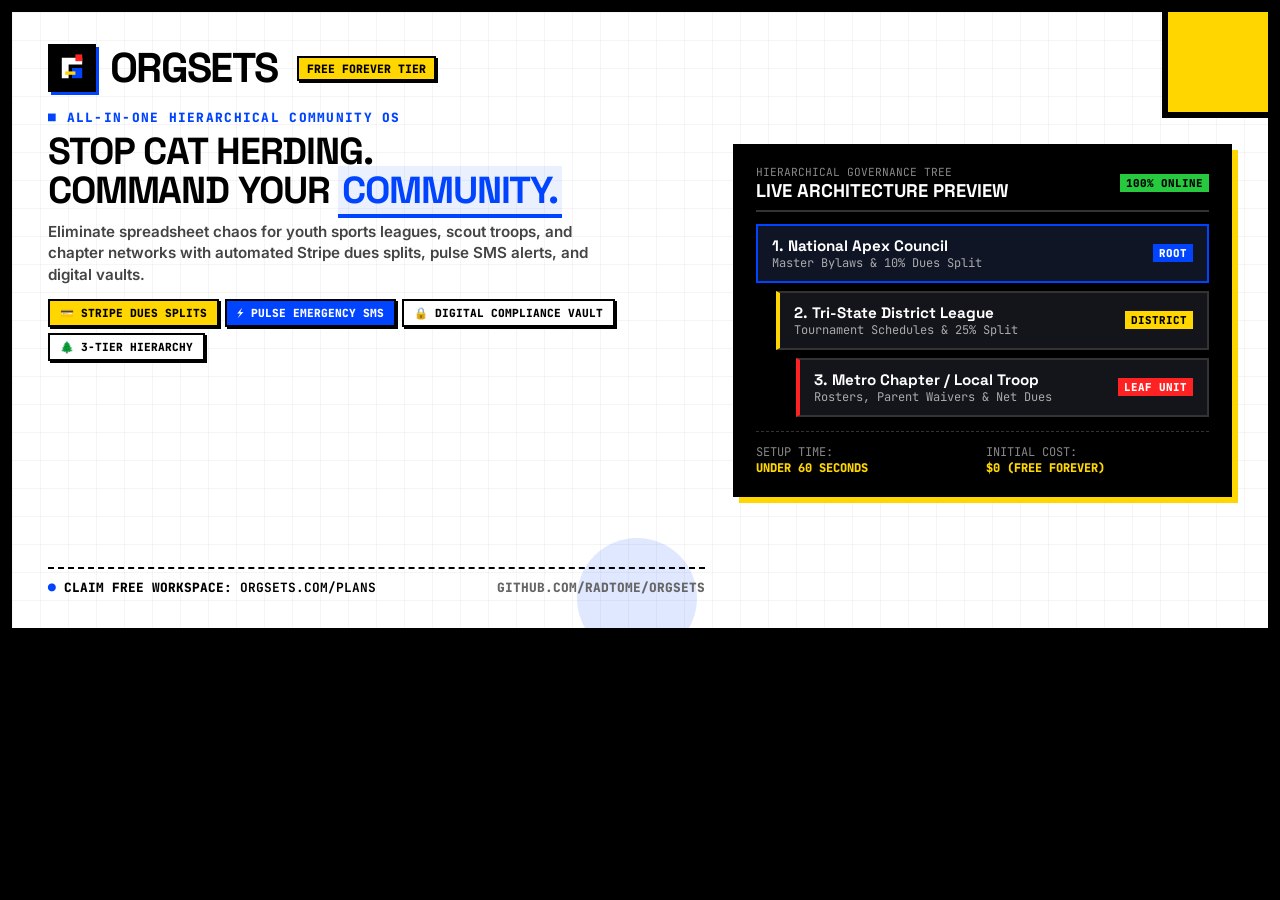
<file: docs/social-preview.html>
<!DOCTYPE html>
<html lang="en">
<head>
  <meta charset="UTF-8">
  <meta name="viewport" content="width=1280, height=640, initial-scale=1.0">
  <title>OrgSets Social Preview</title>
  <link rel="preconnect" href="https://fonts.googleapis.com">
  <link rel="preconnect" href="https://fonts.gstatic.com" crossorigin>
  <link href="https://fonts.googleapis.com/css2?family=Space+Grotesk:wght@700;800;900&family=Inter:wght@400;600;700;800&family=JetBrains+Mono:wght@700;800&display=swap" rel="stylesheet">
  <style>
    * {
      box-sizing: border-box;
      margin: 0;
      padding: 0;
    }

    body {
      width: 1280px;
      height: 640px;
      overflow: hidden;
      background-color: #000000;
      font-family: 'Inter', sans-serif;
      margin: 0;
      padding: 0;
    }

    .preview-canvas {
      width: 1280px;
      height: 640px;
      background: #FFFFFF;
      border: 12px solid #000000;
      position: relative;
      display: grid;
      grid-template-columns: 1.25fr 0.95fr;
      padding: 32px 36px;
      gap: 28px;
      overflow: hidden;
      box-sizing: border-box;
    }

    /* Bauhaus background accent geometric shapes */
    .bg-shape-1 {
      position: absolute;
      top: -24px;
      right: -24px;
      width: 130px;
      height: 130px;
      background: #FFD600;
      z-index: 1;
      border-left: 6px solid #000;
      border-bottom: 6px solid #000;
    }

    .bg-shape-2 {
      position: absolute;
      bottom: -30px;
      left: 45%;
      width: 120px;
      height: 120px;
      border-radius: 50%;
      background: #0044FF;
      opacity: 0.12;
      z-index: 1;
    }

    .bg-grid {
      position: absolute;
      inset: 0;
      background-size: 28px 28px;
      background-image: 
        linear-gradient(to right, rgba(0, 0, 0, 0.04) 1px, transparent 1px),
        linear-gradient(to bottom, rgba(0, 0, 0, 0.04) 1px, transparent 1px);
      z-index: 0;
      pointer-events: none;
    }

    .left-col {
      position: relative;
      z-index: 2;
      display: flex;
      flex-direction: column;
      justify-content: space-between;
      height: 100%;
    }

    .brand-header {
      display: flex;
      align-items: center;
      gap: 14px;
    }

    .brand-logo {
      width: 48px;
      height: 48px;
      background: #000000;
      border: 3px solid #000000;
      box-shadow: 3px 3px 0px #0044FF;
      display: flex;
      align-items: center;
      justify-content: center;
    }

    .brand-title {
      font-family: 'Space Grotesk', sans-serif;
      font-size: 2.6rem;
      font-weight: 900;
      letter-spacing: -0.04em;
      line-height: 1;
      color: #000000;
    }

    .brand-badge {
      background: #FFD600;
      border: 2px solid #000000;
      padding: 3px 8px;
      font-family: 'JetBrains Mono', monospace;
      font-size: 0.72rem;
      font-weight: 800;
      color: #000000;
      box-shadow: 2px 2px 0px #000000;
      margin-left: 6px;
    }

    .headline-wrap {
      margin: 14px 0;
    }

    .eyebrow-tag {
      display: inline-block;
      font-family: 'JetBrains Mono', monospace;
      font-size: 0.8rem;
      font-weight: 800;
      color: #0044FF;
      text-transform: uppercase;
      letter-spacing: 0.1em;
      margin-bottom: 6px;
    }

    .main-headline {
      font-family: 'Space Grotesk', sans-serif;
      font-size: 2.35rem;
      font-weight: 900;
      line-height: 1.05;
      letter-spacing: -0.03em;
      color: #000000;
      text-transform: uppercase;
    }

    .main-headline span.blue {
      color: #0044FF;
      background: rgba(0, 68, 255, 0.08);
      padding: 0 4px;
      border-bottom: 4px solid #0044FF;
    }

    .sub-copy {
      font-size: 0.95rem;
      color: #444444;
      line-height: 1.4;
      margin-top: 10px;
      font-weight: 600;
      max-width: 560px;
    }

    .feature-pills {
      display: flex;
      flex-wrap: wrap;
      gap: 6px;
      margin-top: 12px;
    }

    .pill {
      background: #FFFFFF;
      border: 2px solid #000000;
      padding: 5px 10px;
      font-family: 'JetBrains Mono', monospace;
      font-size: 0.7rem;
      font-weight: 800;
      box-shadow: 2px 2px 0px #000000;
      display: flex;
      align-items: center;
      gap: 5px;
    }

    .pill.pill-blue { background: #0044FF; color: #FFF; }
    .pill.pill-yellow { background: #FFD600; color: #000; }

    .bottom-bar {
      display: flex;
      align-items: center;
      justify-content: space-between;
      border-top: 2px dashed #000000;
      padding-top: 10px;
      font-family: 'JetBrains Mono', monospace;
      font-size: 0.8rem;
      font-weight: 800;
    }

    .right-col {
      position: relative;
      z-index: 2;
      display: flex;
      flex-direction: column;
      justify-content: center;
      gap: 12px;
    }

    .preview-card {
      background: #000000;
      color: #FFFFFF;
      border: 3px solid #000000;
      box-shadow: 6px 6px 0px #FFD600;
      padding: 18px 20px;
      position: relative;
    }

    .preview-card-header {
      display: flex;
      align-items: center;
      justify-content: space-between;
      border-bottom: 2px solid #333333;
      padding-bottom: 8px;
      margin-bottom: 12px;
    }

    .preview-tree {
      display: flex;
      flex-direction: column;
      gap: 8px;
    }

    .tree-node {
      background: #14151A;
      border: 2px solid #333333;
      padding: 10px 14px;
      display: flex;
      align-items: center;
      justify-content: space-between;
    }

    .tree-node.node-apex {
      border-color: #0044FF;
      background: #101526;
    }

    .tree-node-title {
      font-family: 'Space Grotesk', sans-serif;
      font-weight: 800;
      font-size: 0.95rem;
    }

    .tree-node-desc {
      font-size: 0.75rem;
      color: #AAA;
      font-family: 'JetBrains Mono', monospace;
    }

    .badge-root {
      background: #0044FF;
      color: #FFF;
      font-family: 'JetBrains Mono', monospace;
      font-size: 0.68rem;
      font-weight: 800;
      padding: 2px 6px;
    }

    .badge-district {
      background: #FFD600;
      color: #000;
      font-family: 'JetBrains Mono', monospace;
      font-size: 0.68rem;
      font-weight: 800;
      padding: 2px 6px;
    }

    .badge-local {
      background: #FF2222;
      color: #FFF;
      font-family: 'JetBrains Mono', monospace;
      font-size: 0.68rem;
      font-weight: 800;
      padding: 2px 6px;
    }

    .card-footer-stats {
      margin-top: 14px;
      padding-top: 12px;
      border-top: 1px dashed #333333;
      display: grid;
      grid-template-columns: 1fr 1fr;
      gap: 8px;
      font-family: 'JetBrains Mono', monospace;
      font-size: 0.75rem;
    }

    .stat-val {
      font-weight: 800;
      color: #FFD600;
    }
  </style>
</head>
<body>
  <div class="preview-canvas">
    <div class="bg-grid"></div>
    <div class="bg-shape-1"></div>
    <div class="bg-shape-2"></div>

    <!-- Left Column: Branding, Value Prop & Pitch -->
    <div class="left-col">
      <div>
        <div class="brand-header">
          <div class="brand-logo">
            <svg width="34" height="34" viewBox="0 0 100 100" fill="none" xmlns="http://www.w3.org/2000/svg">
              <rect width="100" height="100" fill="#000000"/>
              <path d="M 20 20 L 80 20 L 80 40 L 40 40 L 40 80 L 20 80 Z" fill="#FFFFFF"/>
              <rect x="50" y="50" width="30" height="30" fill="#0044FF"/>
              <rect x="30" y="60" width="30" height="10" fill="#FFD600"/>
              <rect x="60" y="10" width="20" height="20" fill="#FF2222"/>
            </svg>
          </div>
          <h1 class="brand-title">ORGSETS</h1>
          <span class="brand-badge">FREE FOREVER TIER</span>
        </div>

        <div class="headline-wrap">
          <div class="eyebrow-tag">■ ALL-IN-ONE HIERARCHICAL COMMUNITY OS</div>
          <div class="main-headline">
            STOP CAT HERDING.<br>
            COMMAND YOUR <span class="blue">COMMUNITY.</span>
          </div>
          <p class="sub-copy">
            Eliminate spreadsheet chaos for youth sports leagues, scout troops, and chapter networks with automated Stripe dues splits, pulse SMS alerts, and digital vaults.
          </p>
        </div>

        <div class="feature-pills">
          <span class="pill pill-yellow">💳 STRIPE DUES SPLITS</span>
          <span class="pill pill-blue">⚡ PULSE EMERGENCY SMS</span>
          <span class="pill">🔒 DIGITAL COMPLIANCE VAULT</span>
          <span class="pill">🌲 3-TIER HIERARCHY</span>
        </div>
      </div>

      <div class="bottom-bar">
        <div style="display: flex; align-items: center; gap: 8px;">
          <span style="color: #0044FF;">●</span>
          <span>CLAIM FREE WORKSPACE: <strong>ORGSETS.COM/PLANS</strong></span>
        </div>
        <div style="color: #666;">
          GITHUB.COM/RADTOME/ORGSETS
        </div>
      </div>
    </div>

    <!-- Right Column: Interactive Brutalist Hierarchy Diagram -->
    <div class="right-col">
      <div class="preview-card">
        <div class="preview-card-header">
          <div>
            <div style="font-family: 'JetBrains Mono', monospace; font-size: 0.7rem; color: #888; text-transform: uppercase;">
              HIERARCHICAL GOVERNANCE TREE
            </div>
            <strong style="font-family: 'Space Grotesk', sans-serif; font-size: 1.15rem; color: #FFF;">
              LIVE ARCHITECTURE PREVIEW
            </strong>
          </div>
          <span style="background: #27C93F; color: #000; font-family: 'JetBrains Mono', monospace; font-weight: 800; font-size: 0.68rem; padding: 2px 6px;">
            100% ONLINE
          </span>
        </div>

        <div class="preview-tree">
          <!-- Tier 1 -->
          <div class="tree-node node-apex">
            <div>
              <div class="tree-node-title">1. National Apex Council</div>
              <div class="tree-node-desc">Master Bylaws &amp; 10% Dues Split</div>
            </div>
            <span class="badge-root">ROOT</span>
          </div>

          <!-- Tier 2 -->
          <div class="tree-node" style="margin-left: 20px; border-left: 4px solid #FFD600;">
            <div>
              <div class="tree-node-title">2. Tri-State District League</div>
              <div class="tree-node-desc">Tournament Schedules &amp; 25% Split</div>
            </div>
            <span class="badge-district">DISTRICT</span>
          </div>

          <!-- Tier 3 -->
          <div class="tree-node" style="margin-left: 40px; border-left: 4px solid #FF2222;">
            <div>
              <div class="tree-node-title">3. Metro Chapter / Local Troop</div>
              <div class="tree-node-desc">Rosters, Parent Waivers &amp; Net Dues</div>
            </div>
            <span class="badge-local">LEAF UNIT</span>
          </div>
        </div>

        <div class="card-footer-stats">
          <div>
            <span style="color: #888;">SETUP TIME:</span>
            <div class="stat-val">UNDER 60 SECONDS</div>
          </div>
          <div>
            <span style="color: #888;">INITIAL COST:</span>
            <div class="stat-val">$0 (FREE FOREVER)</div>
          </div>
        </div>
      </div>
    </div>
  </div>
</body>
</html>
</file>
<file: docs/style.css>
/* ==========================================================================
   OrgSets Community Hub & GitHub Pages SEO Site — Style System
   Design Paradigm: Authentic Bauhaus / New Brutalist + RadTome Cyber-Edge
   ========================================================================== */

@import url('https://fonts.googleapis.com/css2?family=Inter:wght@400;500;600;700;800&family=JetBrains+Mono:wght@400;500;700;800&family=Space+Grotesk:wght@500;700;800;900&display=swap');

:root {
  /* Bauhaus Primaries */
  --color-blue: #0044FF;
  --color-yellow: #FFD600;
  --color-red: #FF2222;
  --color-black: #000000;
  --color-white: #FFFFFF;
  --color-cream: #F8F8F5;
  --color-gray-100: #F3F4F6;
  --color-gray-200: #E5E7EB;
  --color-gray-300: #D1D5DB;
  --color-gray-700: #374151;
  --color-gray-900: #111827;

  /* RadTome Cyber Accents */
  --radtome-orange: #FF5F1F;
  --radtome-cyan: #00E5FF;
  --radtome-neon-green: #00FF41;
  --radtome-dark: #0A0A0C;
  --radtome-card-bg: #121318;

  /* Typography */
  --font-display: 'Space Grotesk', -apple-system, BlinkMacSystemFont, sans-serif;
  --font-sans: 'Inter', -apple-system, BlinkMacSystemFont, sans-serif;
  --font-mono: 'JetBrains Mono', monospace;

  /* Brutalist Construction */
  --border-thick: 4px solid var(--color-black);
  --border-massive: 8px solid var(--color-black);
  --border-subtle: 2px solid var(--color-black);
  --shadow-brutal: 6px 6px 0px var(--color-black);
  --shadow-brutal-lg: 10px 10px 0px var(--color-black);
  --shadow-brutal-sm: 4px 4px 0px var(--color-black);
  --shadow-blue: 6px 6px 0px var(--color-blue);
  --shadow-yellow: 6px 6px 0px var(--color-yellow);
  --shadow-radtome: 6px 6px 0px var(--radtome-orange);

  /* Transition timing */
  --transition-fast: 0.15s cubic-bezier(0.16, 1, 0.3, 1);
  --transition-bounce: 0.2s cubic-bezier(0.34, 1.56, 0.64, 1);
}

/* --------------------------------------------------------------------------
   Reset & Core Boilerplate
   -------------------------------------------------------------------------- */
*, *::before, *::after {
  box-sizing: border-box;
  margin: 0;
  padding: 0;
}

html {
  scroll-behavior: smooth;
  font-size: 16px;
  background-color: var(--color-cream);
  color: var(--color-black);
}

body {
  font-family: var(--font-sans);
  line-height: 1.6;
  -webkit-font-smoothing: antialiased;
  -moz-osx-font-smoothing: grayscale;
  overflow-x: hidden;
}

/* Selection */
::selection {
  background-color: var(--color-yellow);
  color: var(--color-black);
}

/* --------------------------------------------------------------------------
   Typography
   -------------------------------------------------------------------------- */
h1, h2, h3, h4, h5, h6 {
  font-family: var(--font-display);
  font-weight: 900;
  text-transform: uppercase;
  line-height: 1.05;
  letter-spacing: -0.03em;
}

p {
  color: var(--color-gray-700);
  font-size: 1.05rem;
  font-weight: 500;
}

a {
  color: inherit;
  text-decoration: none;
}

.mono {
  font-family: var(--font-mono);
}

/* --------------------------------------------------------------------------
   Top Ticker / Announcement Bar
   -------------------------------------------------------------------------- */
.top-ticker {
  background-color: var(--color-black);
  color: var(--color-yellow);
  font-family: var(--font-mono);
  font-size: 0.8rem;
  font-weight: 700;
  padding: 8px 16px;
  display: flex;
  align-items: center;
  justify-content: space-between;
  border-bottom: 3px solid var(--color-yellow);
  text-transform: uppercase;
  letter-spacing: 0.05em;
  overflow: hidden;
}

.ticker-content {
  display: flex;
  align-items: center;
  gap: 16px;
}

.ticker-badge {
  background-color: var(--radtome-orange);
  color: var(--color-white);
  padding: 2px 8px;
  font-weight: 800;
  font-size: 0.7rem;
}

.ticker-link {
  color: var(--color-white);
  text-decoration: underline;
  transition: color var(--transition-fast);
}

.ticker-link:hover {
  color: var(--color-yellow);
}

/* --------------------------------------------------------------------------
   Header & Navigation
   -------------------------------------------------------------------------- */
.header-nav {
  position: sticky;
  top: 0;
  z-index: 1000;
  background-color: var(--color-white);
  border-bottom: var(--border-thick);
  padding: 14px 24px;
}

.nav-container {
  max-width: 1400px;
  margin: 0 auto;
  display: flex;
  align-items: center;
  justify-content: space-between;
}

.brand-logo-group {
  display: flex;
  align-items: center;
  gap: 16px;
}

.brand-logo-box {
  width: 44px;
  height: 44px;
  background: var(--color-black);
  border: var(--border-subtle);
  display: flex;
  align-items: center;
  justify-content: center;
  position: relative;
  box-shadow: 4px 4px 0px var(--color-yellow);
}

.brand-title-wrap {
  display: flex;
  flex-direction: column;
}

.brand-title {
  font-family: var(--font-display);
  font-size: 1.6rem;
  font-weight: 900;
  letter-spacing: -0.05em;
  line-height: 1;
}

.brand-subtitle {
  font-family: var(--font-mono);
  font-size: 0.7rem;
  font-weight: 700;
  color: var(--color-blue);
  text-transform: uppercase;
  letter-spacing: 0.08em;
}

.nav-links {
  display: flex;
  align-items: center;
  gap: 8px;
  list-style: none;
  margin: 0;
  padding: 0;
}

.nav-links a {
  font-family: var(--font-mono);
  font-size: 0.8rem;
  font-weight: 700;
  text-transform: uppercase;
  padding: 6px 10px;
  border: 2px solid transparent;
  white-space: nowrap;
  display: inline-block;
  line-height: 1.2;
  transition: all var(--transition-fast);
}

.nav-links a:hover {
  border: var(--border-subtle);
  background-color: var(--color-yellow);
  box-shadow: 3px 3px 0px var(--color-black);
}

.nav-links a.nav-radtome-link {
  color: var(--radtome-orange);
}

.nav-links a.nav-radtome-link:hover {
  background-color: var(--radtome-orange);
  color: var(--color-white);
  box-shadow: 3px 3px 0px var(--color-black);
}

.nav-actions {
  display: flex;
  align-items: center;
  gap: 10px;
  flex-shrink: 0;
}

.btn-github {
  display: inline-flex;
  align-items: center;
  gap: 6px;
}

.btn-github svg {
  flex-shrink: 0;
  display: inline-block;
  vertical-align: middle;
}

.mobile-menu-btn {
  display: none;
  background: var(--color-white);
  border: var(--border-thick);
  width: 44px;
  height: 44px;
  cursor: pointer;
  font-size: 1.5rem;
  font-weight: 900;
  box-shadow: 4px 4px 0px var(--color-black);
}

/* --------------------------------------------------------------------------
   Buttons & Badges
   -------------------------------------------------------------------------- */
.btn {
  display: inline-flex;
  align-items: center;
  justify-content: center;
  gap: 10px;
  font-family: var(--font-display);
  font-weight: 800;
  text-transform: uppercase;
  letter-spacing: 0.04em;
  padding: 12px 24px;
  font-size: 0.95rem;
  border: var(--border-thick);
  cursor: pointer;
  text-decoration: none;
  transition: transform var(--transition-bounce), box-shadow var(--transition-bounce), background-color var(--transition-fast);
  border-radius: 0;
}

.btn-primary {
  background-color: var(--color-black);
  color: var(--color-white);
  box-shadow: var(--shadow-brutal);
}

.btn-primary:hover {
  background-color: var(--color-blue);
  transform: translate(-3px, -3px);
  box-shadow: 9px 9px 0px var(--color-black);
}

.btn-primary:active {
  transform: translate(0, 0);
  box-shadow: 2px 2px 0px var(--color-black);
}

.btn-accent {
  background-color: var(--color-yellow);
  color: var(--color-black);
  box-shadow: var(--shadow-brutal);
}

.btn-accent:hover {
  background-color: var(--color-white);
  transform: translate(-3px, -3px);
  box-shadow: 9px 9px 0px var(--color-black);
}

.btn-radtome {
  background-color: var(--radtome-orange);
  color: var(--color-white);
  box-shadow: var(--shadow-brutal);
}

.btn-radtome:hover {
  background-color: var(--color-black);
  transform: translate(-3px, -3px);
  box-shadow: 9px 9px 0px var(--radtome-orange);
}

.btn-outline {
  background-color: var(--color-white);
  color: var(--color-black);
  box-shadow: var(--shadow-brutal);
}

.btn-outline:hover {
  background-color: var(--color-yellow);
  transform: translate(-3px, -3px);
  box-shadow: 9px 9px 0px var(--color-black);
}

.btn-cta-primary {
  background-color: var(--color-blue);
  color: var(--color-white);
  box-shadow: 5px 5px 0px var(--color-yellow);
}

.btn-cta-primary:hover {
  background-color: var(--color-white);
  color: var(--color-black);
  transform: translate(-3px, -3px);
  box-shadow: 8px 8px 0px var(--color-yellow);
}

.btn-cta-white {
  background-color: var(--color-white);
  color: var(--color-black);
  box-shadow: 5px 5px 0px var(--color-yellow);
}

.btn-cta-white:hover {
  background-color: var(--color-yellow);
  color: var(--color-black);
  transform: translate(-3px, -3px);
  box-shadow: 8px 8px 0px var(--color-white);
}

.btn-sm {
  height: 38px;
  padding: 0 14px;
  font-size: 0.78rem;
  letter-spacing: 0.05em;
  display: inline-flex;
  align-items: center;
  justify-content: center;
  white-space: nowrap;
  border: var(--border-subtle);
  box-shadow: var(--shadow-brutal-sm);
  vertical-align: middle;
}

.badge {
  display: inline-block;
  font-family: var(--font-mono);
  font-size: 0.75rem;
  font-weight: 800;
  text-transform: uppercase;
  padding: 4px 10px;
  border: 2px solid var(--color-black);
  letter-spacing: 0.05em;
}

.badge-yellow { background-color: var(--color-yellow); color: var(--color-black); }
.badge-blue { background-color: var(--color-blue); color: var(--color-white); }
.badge-red { background-color: var(--color-red); color: var(--color-white); }
.badge-orange { background-color: var(--radtome-orange); color: var(--color-white); }
.badge-black { background-color: var(--color-black); color: var(--color-white); }

/* --------------------------------------------------------------------------
   Layout Containers & Wrappers
   -------------------------------------------------------------------------- */
.outer-frame {
  max-width: 1400px;
  margin: 32px auto;
  padding: 0 20px;
}

.hero-box {
  background: var(--color-white);
  border: var(--border-massive);
  box-shadow: var(--shadow-brutal-lg);
  position: relative;
  overflow: hidden;
}

.offset-accent {
  position: absolute;
  pointer-events: none;
  z-index: 0;
}

/* --------------------------------------------------------------------------
   Hero Section
   -------------------------------------------------------------------------- */
.hero-grid {
  display: grid;
  grid-template-columns: 1.2fr 0.8fr;
  position: relative;
  z-index: 1;
}

.hero-content {
  padding: 64px 48px;
  border-right: var(--border-thick);
  display: flex;
  flex-direction: column;
  justify-content: center;
}

.hero-meta {
  display: flex;
  flex-wrap: wrap;
  align-items: center;
  gap: 12px;
  margin-bottom: 24px;
}

.hero-title {
  font-size: clamp(2.8rem, 6vw, 5.4rem);
  line-height: 0.95;
  color: var(--color-black);
  margin-bottom: 20px;
  word-break: break-word;
}

.hero-title span.highlight-blue {
  color: var(--color-blue);
  display: inline-block;
  background: linear-gradient(180deg, transparent 65%, var(--color-yellow) 65%);
}

.hero-description {
  font-size: 1.25rem;
  font-weight: 500;
  line-height: 1.5;
  color: var(--color-gray-700);
  margin-bottom: 36px;
  max-width: 640px;
}

.hero-ctas {
  display: flex;
  flex-wrap: wrap;
  gap: 16px;
  margin-bottom: 40px;
}

.hero-badges-row {
  display: flex;
  flex-wrap: wrap;
  gap: 12px;
  padding-top: 24px;
  border-top: 2px dashed var(--color-gray-300);
  font-family: var(--font-mono);
  font-size: 0.85rem;
  color: var(--color-gray-700);
}

.hero-sidebar {
  background-color: var(--color-black);
  color: var(--color-white);
  padding: 48px 36px;
  display: flex;
  flex-direction: column;
  justify-content: space-between;
  position: relative;
}

.sidebar-terminal-header {
  display: flex;
  align-items: center;
  justify-content: space-between;
  border-bottom: 2px solid #333;
  padding-bottom: 12px;
  margin-bottom: 24px;
  font-family: var(--font-mono);
  font-size: 0.75rem;
}

.terminal-dots {
  display: flex;
  gap: 6px;
}

.terminal-dot {
  width: 10px;
  height: 10px;
  border-radius: 50%;
}
.dot-red { background: #FF5F56; }
.dot-yellow { background: #FFBD2E; }
.dot-green { background: #27C93F; }

.sidebar-benefit-card {
  border: 2px solid #282A33;
  background: #14151A;
  padding: 16px;
  margin-bottom: 12px;
  transition: all var(--transition-fast);
}

.sidebar-benefit-card:hover {
  border-color: var(--color-yellow);
  background: #1A1B22;
}

.benefit-header {
  display: flex;
  align-items: center;
  gap: 10px;
  margin-bottom: 6px;
}

.benefit-icon {
  font-size: 1.2rem;
}

.benefit-title {
  font-family: var(--font-display);
  font-size: 1.05rem;
  font-weight: 800;
  color: var(--color-white);
  letter-spacing: -0.02em;
}

.benefit-desc {
  font-size: 0.82rem;
  color: #BBB;
  line-height: 1.4;
}

.sidebar-metric-card {
  border: 2px solid #333;
  background: #151518;
  padding: 20px;
  margin-bottom: 16px;
  position: relative;
  transition: border-color var(--transition-fast);
}

.sidebar-metric-card:hover {
  border-color: var(--radtome-orange);
}

.metric-label {
  font-family: var(--font-mono);
  font-size: 0.7rem;
  color: #888;
  text-transform: uppercase;
  letter-spacing: 0.1em;
}

.metric-value {
  font-family: var(--font-display);
  font-size: 1.8rem;
  font-weight: 800;
  color: var(--color-white);
  line-height: 1.1;
  margin: 4px 0;
}

.metric-desc {
  font-size: 0.8rem;
  color: #AAA;
}

/* --------------------------------------------------------------------------
   Solutions Grid (Use-Cases Focus)
   -------------------------------------------------------------------------- */
.solutions-grid {
  display: grid;
  grid-template-columns: repeat(auto-fit, minmax(280px, 1fr));
  gap: 24px;
}

.solution-card {
  background: var(--color-white);
  border: var(--border-thick);
  box-shadow: var(--shadow-brutal);
  padding: 32px 24px;
  display: flex;
  flex-direction: column;
  justify-content: space-between;
  transition: transform var(--transition-bounce), box-shadow var(--transition-bounce);
}

.solution-card:hover {
  transform: translate(-3px, -3px);
  box-shadow: var(--shadow-brutal-lg);
}

.solution-icon-wrap {
  width: 52px;
  height: 52px;
  border: var(--border-subtle);
  background: var(--color-yellow);
  display: flex;
  align-items: center;
  justify-content: center;
  font-size: 1.6rem;
  margin-bottom: 20px;
  box-shadow: 3px 3px 0px var(--color-black);
}

.solution-card h3 {
  font-size: 1.45rem;
  margin-bottom: 12px;
}

.solution-card p {
  font-size: 0.95rem;
  color: var(--color-gray-700);
  margin-bottom: 24px;
  line-height: 1.55;
}

.solution-link {
  font-family: var(--font-mono);
  font-size: 0.82rem;
  font-weight: 800;
  color: var(--color-blue);
  text-transform: uppercase;
  display: inline-flex;
  align-items: center;
  gap: 6px;
  transition: gap var(--transition-fast);
}

.solution-link:hover {
  gap: 10px;
  text-decoration: underline;
}

/* --------------------------------------------------------------------------
   Comparison Table (Old Way vs OrgSets Way)
   -------------------------------------------------------------------------- */
.comparison-table-wrap {
  background: var(--color-white);
  border: var(--border-massive);
  box-shadow: var(--shadow-brutal-lg);
  overflow-x: auto;
  margin-top: 32px;
}

.comparison-table {
  width: 100%;
  border-collapse: collapse;
  text-align: left;
  min-width: 700px;
}

.comparison-table th {
  background: var(--color-black);
  color: var(--color-white);
  font-family: var(--font-display);
  font-size: 1.05rem;
  padding: 20px 24px;
  text-transform: uppercase;
  letter-spacing: 0.05em;
  border-right: 2px solid #333;
}

.comparison-table th.col-highlight {
  background: var(--color-blue);
  color: var(--color-white);
  border-right: none;
}

.comparison-table td {
  padding: 20px 24px;
  border-bottom: 2px solid var(--color-gray-200);
  border-right: 2px solid var(--color-gray-200);
  font-size: 0.95rem;
  vertical-align: top;
}

.comparison-table tr:hover td {
  background: var(--color-cream);
}

.comparison-table td.col-orgsets {
  background: rgba(0, 68, 255, 0.05);
  font-weight: 700;
  color: var(--color-black);
  border-right: none;
}

.comparison-feature-name {
  font-family: var(--font-display);
  font-weight: 800;
  font-size: 1.1rem;
  display: block;
  margin-bottom: 4px;
}

.feature-action-link {
  font-family: var(--font-mono);
  font-size: 0.82rem;
  font-weight: 800;
  color: var(--color-blue);
  text-transform: uppercase;
  display: inline-flex;
  align-items: center;
  gap: 6px;
  margin-top: 16px;
  transition: gap var(--transition-fast);
}

.feature-action-link:hover {
  gap: 10px;
  text-decoration: underline;
}

/* --------------------------------------------------------------------------
   High-Converting Call To Action Section
   -------------------------------------------------------------------------- */
.conversion-cta-box {
  background: var(--color-black);
  color: var(--color-white);
  border: var(--border-massive);
  box-shadow: var(--shadow-brutal-lg);
  padding: 64px 48px;
  position: relative;
  overflow: hidden;
  margin: 80px 0 20px 0;
}

.conversion-cta-box::after {
  content: '';
  position: absolute;
  top: -40px;
  right: -40px;
  width: 140px;
  height: 140px;
  background: var(--color-yellow);
  pointer-events: none;
}

.conversion-cta-grid {
  display: grid;
  grid-template-columns: 1.2fr 0.8fr;
  gap: 48px;
  align-items: center;
  position: relative;
  z-index: 2;
}

.conversion-cta-title {
  font-size: clamp(2.2rem, 4.5vw, 3.6rem);
  font-weight: 900;
  line-height: 1.05;
  color: var(--color-white);
  margin-bottom: 20px;
}

.conversion-cta-subtitle {
  font-size: 1.15rem;
  color: #CCC;
  line-height: 1.6;
  margin-bottom: 32px;
}

.conversion-cta-actions {
  display: flex;
  flex-direction: column;
  gap: 16px;
}

.subtle-brand-credit {
  display: flex;
  align-items: center;
  justify-content: space-between;
  flex-wrap: wrap;
  gap: 16px;
  background: #111;
  border: 1px solid #333;
  padding: 16px 24px;
  margin-bottom: 40px;
  font-family: var(--font-mono);
  font-size: 0.85rem;
  color: #AAA;
}

.subtle-brand-credit a {
  color: var(--radtome-orange);
  text-decoration: underline;
}

/* --------------------------------------------------------------------------
   Section Containers & Section Headers
   -------------------------------------------------------------------------- */
.section-wrapper {
  margin: 72px 0;
}

.section-header {
  border-bottom: var(--border-thick);
  padding-bottom: 16px;
  margin-bottom: 40px;
  display: flex;
  flex-direction: column;
  gap: 8px;
}

.section-pretitle {
  font-family: var(--font-mono);
  font-size: 0.85rem;
  font-weight: 800;
  color: var(--color-blue);
  text-transform: uppercase;
  letter-spacing: 0.15em;
  display: flex;
  align-items: center;
  gap: 8px;
}

.section-title {
  font-size: clamp(2rem, 4vw, 3.2rem);
  line-height: 1;
}

.section-subtitle {
  font-size: 1.15rem;
  color: var(--color-gray-700);
  max-width: 800px;
}

/* --------------------------------------------------------------------------
   Organizational Reach Ribbon
   -------------------------------------------------------------------------- */
.org-category-ribbon {
  background: var(--color-black);
  border: var(--border-thick);
  box-shadow: var(--shadow-brutal);
  padding: 16px 24px;
  margin: 36px 0 48px 0;
}

.ribbon-container {
  display: flex;
  align-items: center;
  gap: 16px;
  flex-wrap: wrap;
  font-family: var(--font-mono);
  font-size: 0.85rem;
  font-weight: 700;
}

.ribbon-label {
  background: var(--color-yellow);
  color: var(--color-black);
  padding: 3px 8px;
  font-size: 0.75rem;
  font-weight: 800;
  letter-spacing: 0.08em;
  white-space: nowrap;
}

.ribbon-items {
  display: flex;
  align-items: center;
  gap: 12px;
  flex-wrap: wrap;
}

.ribbon-item {
  color: var(--color-white);
  white-space: nowrap;
}

.ribbon-sep {
  color: var(--color-yellow);
  font-weight: 900;
}

/* --------------------------------------------------------------------------
   Footer RadTome Parent Company Showcase Panel
   -------------------------------------------------------------------------- */
.footer-radtome-banner {
  background: #111216;
  border: 2px solid #2B2D35;
  box-shadow: 6px 6px 0px #000;
  padding: 32px;
  margin-bottom: 56px;
  position: relative;
  transition: border-color var(--transition-fast);
}

.footer-radtome-banner:hover {
  border-color: var(--radtome-orange);
}

.footer-radtome-header {
  display: flex;
  align-items: center;
  justify-content: space-between;
  flex-wrap: wrap;
  gap: 16px;
  border-bottom: 1px solid #282A33;
  padding-bottom: 16px;
  margin-bottom: 24px;
}

.footer-radtome-badges {
  display: flex;
  align-items: center;
  gap: 12px;
  flex-wrap: wrap;
}

.footer-radtome-body {
  display: grid;
  grid-template-columns: 1.1fr 0.9fr;
  gap: 36px;
  align-items: start;
}

.footer-radtome-bio p {
  color: #CCC;
}

.footer-radtome-links {
  display: flex;
  align-items: center;
  gap: 12px;
  flex-wrap: wrap;
  font-family: var(--font-mono);
  font-size: 0.8rem;
}

.footer-radtome-links a {
  color: var(--radtome-orange);
  transition: color var(--transition-fast);
}

.footer-radtome-links a:hover {
  color: var(--color-white);
  text-decoration: underline;
}

.footer-radtome-tools .tools-title {
  font-family: var(--font-mono);
  font-size: 0.75rem;
  color: #888;
  letter-spacing: 0.08em;
  text-transform: uppercase;
  margin-bottom: 12px;
}

.footer-tools-grid {
  display: grid;
  grid-template-columns: repeat(3, 1fr);
  gap: 12px;
}

.footer-tool-card {
  border: 1px solid #282A33;
  background: rgba(255, 255, 255, 0.02);
  padding: 12px;
  display: flex;
  flex-direction: column;
  text-decoration: none;
  transition: all var(--transition-fast);
}

.footer-tool-card:hover {
  border-color: var(--radtome-orange);
  background: rgba(255, 95, 31, 0.08);
  transform: translateY(-2px);
}

.tool-badge {
  font-family: var(--font-mono);
  font-size: 0.6rem;
  color: var(--radtome-cyan);
  font-weight: 700;
  text-transform: uppercase;
  margin-bottom: 4px;
}

.tool-name {
  font-family: var(--font-display);
  font-size: 0.95rem;
  font-weight: 800;
  color: var(--color-white);
  margin-bottom: 2px;
}

.tool-desc {
  font-size: 0.7rem;
  color: #888;
  line-height: 1.3;
}

/* --------------------------------------------------------------------------
   Interactive Hierarchy Simulator
   -------------------------------------------------------------------------- */
.simulator-box {
  background: var(--color-white);
  border: var(--border-massive);
  box-shadow: var(--shadow-brutal-lg);
  padding: 40px;
}

.sim-level-tabs {
  display: flex;
  flex-wrap: wrap;
  gap: 12px;
  margin-bottom: 32px;
}

.sim-tab-btn {
  flex: 1;
  min-width: 200px;
  padding: 16px;
  background: var(--color-white);
  border: var(--border-thick);
  cursor: pointer;
  text-align: left;
  transition: all var(--transition-fast);
  box-shadow: var(--shadow-brutal-sm);
}

.sim-tab-btn.active {
  background: var(--color-yellow);
  box-shadow: 6px 6px 0px var(--color-black);
  transform: translate(-2px, -2px);
}

.sim-tab-tag {
  font-family: var(--font-mono);
  font-size: 0.75rem;
  font-weight: 700;
  text-transform: uppercase;
}

.sim-tab-title {
  font-family: var(--font-display);
  font-size: 1.2rem;
  font-weight: 900;
}

.sim-viewport {
  display: grid;
  grid-template-columns: 1fr 1fr;
  gap: 32px;
  background: var(--color-cream);
  border: var(--border-thick);
  padding: 32px;
}

.sim-tree-col {
  display: flex;
  flex-direction: column;
  gap: 16px;
}

.tree-node-item {
  border: var(--border-subtle);
  background: var(--color-white);
  padding: 16px;
  box-shadow: 3px 3px 0px var(--color-black);
  display: flex;
  align-items: center;
  justify-content: space-between;
  transition: all var(--transition-fast);
}

.tree-node-item.selected {
  border: var(--border-thick);
  background: var(--color-blue);
  color: var(--color-white);
  box-shadow: 6px 6px 0px var(--color-black);
}

.tree-node-item.selected p {
  color: var(--color-white);
}

.sim-detail-col {
  background: var(--color-white);
  border: var(--border-subtle);
  padding: 24px;
  display: flex;
  flex-direction: column;
  justify-content: space-between;
}

.detail-header {
  border-bottom: 2px solid var(--color-black);
  padding-bottom: 12px;
  margin-bottom: 16px;
}

.detail-specs-grid {
  display: grid;
  grid-template-columns: 1fr 1fr;
  gap: 12px;
  margin-bottom: 20px;
}

.detail-spec-item {
  border: 1px solid var(--color-gray-200);
  background: var(--color-gray-100);
  padding: 10px;
}

.spec-k {
  font-family: var(--font-mono);
  font-size: 0.7rem;
  text-transform: uppercase;
  color: var(--color-gray-700);
}

.spec-v {
  font-family: var(--font-display);
  font-size: 1.1rem;
  font-weight: 800;
}

/* --------------------------------------------------------------------------
   Core Modules & Feature Grid
   -------------------------------------------------------------------------- */
.features-grid {
  display: grid;
  grid-template-columns: repeat(auto-fit, minmax(360px, 1fr));
  gap: 28px;
}

.feature-card {
  background: var(--color-white);
  border: var(--border-thick);
  box-shadow: var(--shadow-brutal);
  padding: 32px;
  display: flex;
  flex-direction: column;
  justify-content: space-between;
  position: relative;
  transition: transform var(--transition-bounce), box-shadow var(--transition-bounce);
}

.feature-card:hover {
  transform: translate(-4px, -4px);
  box-shadow: var(--shadow-brutal-lg);
}

.feature-card-header {
  display: flex;
  align-items: flex-start;
  justify-content: space-between;
  margin-bottom: 16px;
}

.feature-icon-box {
  width: 52px;
  height: 52px;
  border: var(--border-subtle);
  display: flex;
  align-items: center;
  justify-content: center;
  font-size: 1.6rem;
  box-shadow: 3px 3px 0px var(--color-black);
}

.icon-blue { background-color: var(--color-blue); color: var(--color-white); }
.icon-yellow { background-color: var(--color-yellow); color: var(--color-black); }
.icon-red { background-color: var(--color-red); color: var(--color-white); }
.icon-black { background-color: var(--color-black); color: var(--color-white); }

.feature-card h3 {
  font-size: 1.6rem;
  margin-bottom: 12px;
}

.feature-card p {
  font-size: 0.95rem;
  color: var(--color-gray-700);
  margin-bottom: 24px;
  line-height: 1.5;
}

.feature-tags {
  display: flex;
  flex-wrap: wrap;
  gap: 6px;
  margin-top: auto;
  padding-top: 16px;
  border-top: 2px dashed var(--color-gray-200);
}

.feature-tag {
  font-family: var(--font-mono);
  font-size: 0.7rem;
  padding: 2px 6px;
  background: var(--color-gray-100);
  border: 1px solid var(--color-gray-300);
  font-weight: 600;
}

/* --------------------------------------------------------------------------
   Community & Issue Tracker Section
   -------------------------------------------------------------------------- */
.community-box {
  background: var(--color-yellow);
  border: var(--border-massive);
  box-shadow: var(--shadow-brutal-lg);
  padding: 56px 48px;
}

.community-grid {
  display: grid;
  grid-template-columns: 1.1fr 0.9fr;
  gap: 40px;
  align-items: center;
}

.community-content h2 {
  font-size: clamp(2.2rem, 5vw, 3.6rem);
  margin-bottom: 16px;
}

.community-content p {
  font-size: 1.15rem;
  color: var(--color-black);
  margin-bottom: 32px;
}

.action-cards-grid {
  display: grid;
  grid-template-columns: 1fr 1fr;
  gap: 16px;
}

.action-card {
  background: var(--color-white);
  border: var(--border-thick);
  padding: 20px;
  text-decoration: none;
  box-shadow: var(--shadow-brutal-sm);
  display: flex;
  flex-direction: column;
  justify-content: space-between;
  transition: all var(--transition-fast);
}

.action-card:hover {
  transform: translate(-3px, -3px);
  box-shadow: 6px 6px 0px var(--color-black);
  background: var(--color-black);
  color: var(--color-white);
}

.action-card:hover p {
  color: #CCC;
}

.action-card h4 {
  font-size: 1.15rem;
  margin-bottom: 6px;
}

.action-card p {
  font-size: 0.8rem;
  line-height: 1.3;
}

/* --------------------------------------------------------------------------
   FAQ Accordion (Schema Optimized)
   -------------------------------------------------------------------------- */
.faq-grid {
  display: flex;
  flex-direction: column;
  gap: 16px;
  max-width: 960px;
  margin: 0 auto;
}

.faq-item {
  background: var(--color-white);
  border: var(--border-thick);
  box-shadow: var(--shadow-brutal);
  overflow: hidden;
  transition: box-shadow var(--transition-fast);
}

.faq-question {
  width: 100%;
  padding: 24px;
  text-align: left;
  background: transparent;
  border: none;
  font-family: var(--font-display);
  font-size: 1.25rem;
  font-weight: 800;
  text-transform: uppercase;
  display: flex;
  align-items: center;
  justify-content: space-between;
  cursor: pointer;
  gap: 16px;
}

.faq-indicator {
  width: 36px;
  height: 36px;
  border: var(--border-subtle);
  background: var(--color-white);
  color: var(--color-black);
  display: flex;
  align-items: center;
  justify-content: center;
  font-size: 1.4rem;
  font-weight: 900;
  box-shadow: 2px 2px 0px var(--color-black);
  flex-shrink: 0;
  transition: all var(--transition-fast);
}

.faq-item.active .faq-indicator {
  background: var(--color-blue);
  color: var(--color-white);
}

.faq-answer {
  max-height: 0;
  overflow: hidden;
  transition: max-height 0.3s cubic-bezier(0, 1, 0, 1), padding 0.3s ease;
  padding: 0 24px;
}

.faq-item.active .faq-answer {
  max-height: 500px;
  padding: 0 24px 24px 24px;
  transition: max-height 0.5s ease-in-out, padding 0.3s ease;
}

.faq-answer p {
  color: var(--color-gray-700);
  font-size: 1rem;
  line-height: 1.6;
}

/* --------------------------------------------------------------------------
   Footer
   -------------------------------------------------------------------------- */
.footer-main {
  background: var(--color-black);
  color: var(--color-white);
  border-top: var(--border-massive);
  padding: 64px 24px 32px 24px;
  margin-top: 96px;
}

.footer-container {
  max-width: 1400px;
  margin: 0 auto;
}

.footer-top-row {
  display: grid;
  grid-template-columns: 2fr 1fr 1fr 1fr;
  gap: 48px;
  margin-bottom: 56px;
}

.footer-col h4 {
  font-size: 1.1rem;
  color: var(--color-yellow);
  margin-bottom: 20px;
  letter-spacing: 0.05em;
}

.footer-col ul {
  list-style: none;
  display: flex;
  flex-direction: column;
  gap: 12px;
}

.footer-col a {
  color: #BBB;
  font-size: 0.9rem;
  font-family: var(--font-mono);
  transition: color var(--transition-fast);
}

.footer-col a:hover {
  color: var(--color-white);
  text-decoration: underline;
}

.footer-bottom-bar {
  border-top: 1px solid #333;
  padding-top: 24px;
  display: flex;
  flex-wrap: wrap;
  align-items: center;
  justify-content: space-between;
  gap: 16px;
  font-family: var(--font-mono);
  font-size: 0.8rem;
  color: #888;
}

.footer-legal-links {
  display: flex;
  gap: 20px;
}

/* --------------------------------------------------------------------------
   Responsive Media Queries
   -------------------------------------------------------------------------- */
@media (max-width: 1024px) {
  .hero-grid {
    grid-template-columns: 1fr;
  }
  .hero-content {
    border-right: none;
    border-bottom: var(--border-thick);
    padding: 40px 24px;
  }
  .hero-sidebar {
    padding: 40px 24px;
  }
  .radtome-grid {
    grid-template-columns: 1fr;
  }
  .sister-projects-grid {
    grid-template-columns: 1fr;
  }
  .sim-viewport {
    grid-template-columns: 1fr;
  }
  .community-grid {
    grid-template-columns: 1fr;
  }
  .conversion-cta-grid {
    grid-template-columns: 1fr;
  }
  .footer-top-row {
    grid-template-columns: 1fr 1fr;
  }
}

@media (max-width: 768px) {
  .nav-links {
    display: none;
  }
  .mobile-menu-btn {
    display: block;
  }
  .header-nav.menu-open .nav-links {
    display: flex;
    flex-direction: column;
    position: absolute;
    top: 100%;
    left: 0;
    right: 0;
    background: var(--color-white);
    border-bottom: var(--border-thick);
    padding: 24px;
    gap: 16px;
    box-shadow: var(--shadow-brutal-lg);
  }
  .features-grid {
    grid-template-columns: 1fr;
  }
  .action-cards-grid {
    grid-template-columns: 1fr;
  }
  .footer-top-row {
    grid-template-columns: 1fr;
  }
}
</file>
